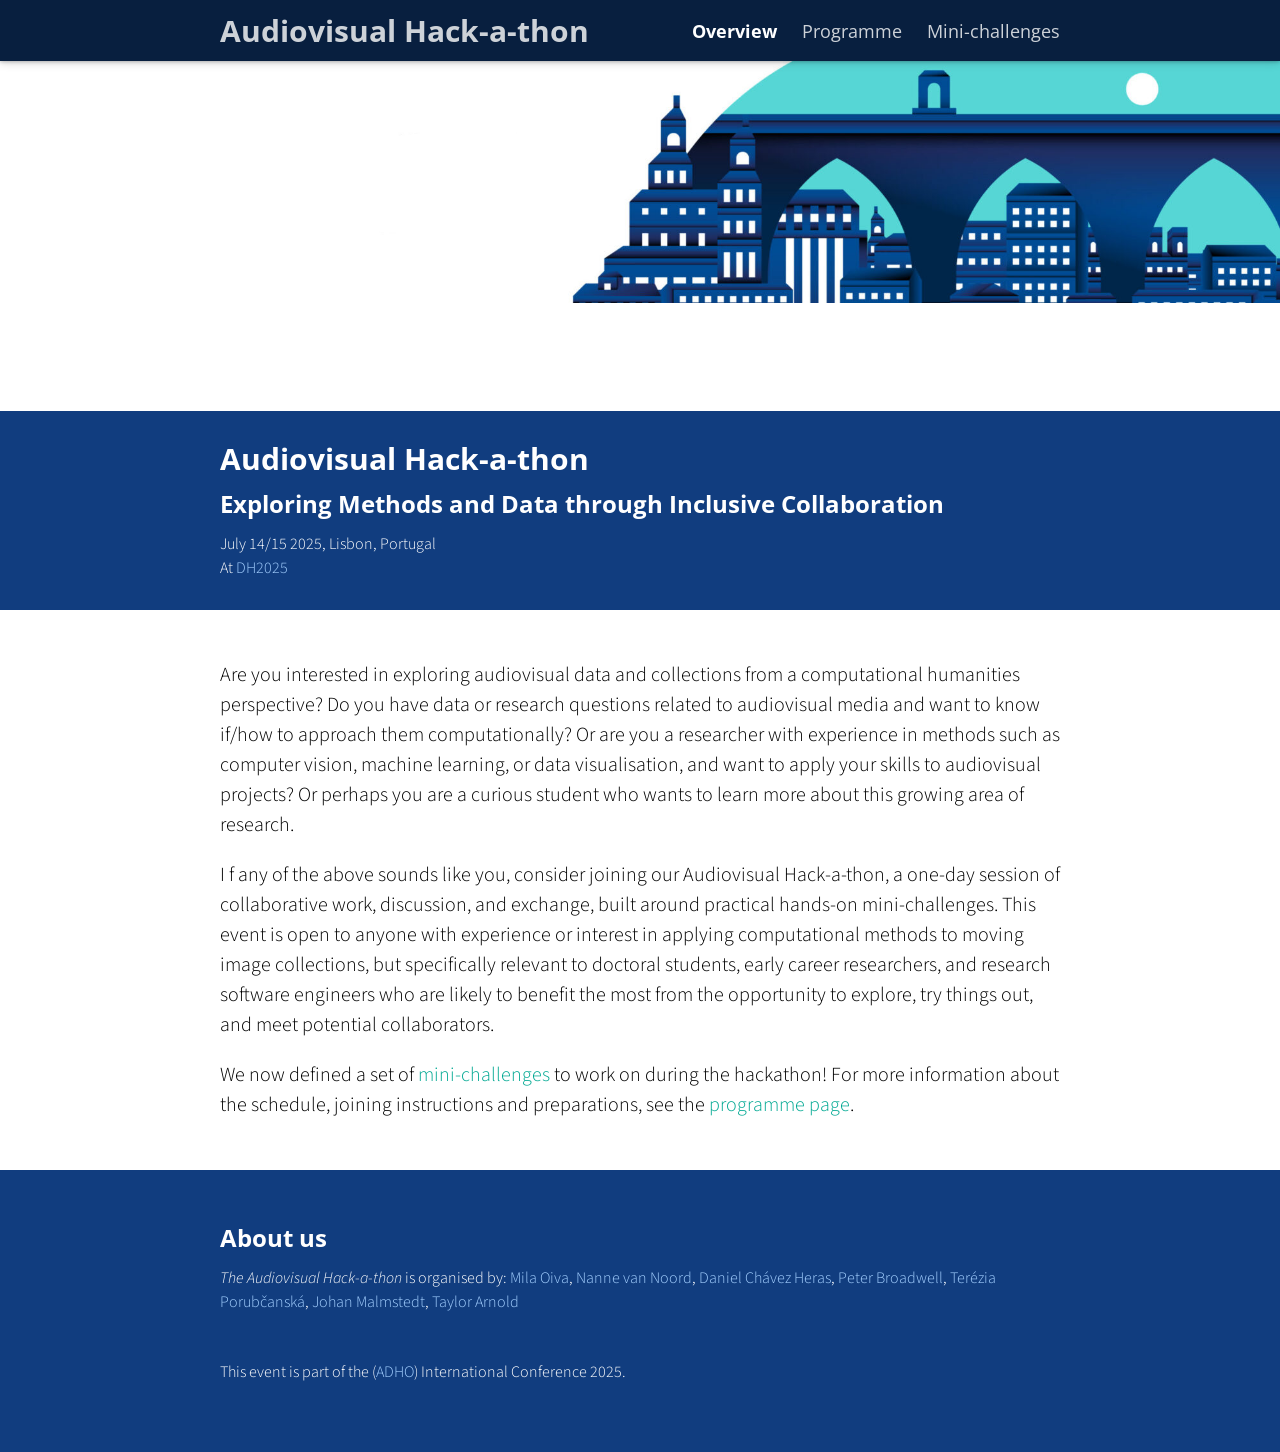
<file: index.html>
<!doctype html>
<html>

<head>
  <title>Audiovisual Hack-a-thon @ DH2025</title>
  <meta charset="utf-8" name="viewport" content="width=device-width, initial-scale=1">
  <link href="https://use.fontawesome.com/releases/v5.2.0/css/all.css" media="screen" rel="stylesheet" type="text/css" />
  <link href="css/frame.css" media="screen" rel="stylesheet" type="text/css" />
  <link href="css/controls.css" media="screen" rel="stylesheet" type="text/css" />
  <link href="css/custom.css" media="screen" rel="stylesheet" type="text/css" />
  <link href='https://fonts.googleapis.com/css?family=Open+Sans:400,700' rel='stylesheet' type='text/css'>
  <link href='https://fonts.googleapis.com/css?family=Open+Sans+Condensed:300,700' rel='stylesheet' type='text/css'>
  <link href="https://fonts.googleapis.com/css?family=Source+Sans+Pro:400,700" rel="stylesheet">
  <script src="https://ajax.googleapis.com/ajax/libs/jquery/3.3.1/jquery.min.js"></script>
  <script src="js/footer.js"></script>
  <script src="js/menu.js"></script>
  <style>
    .menu-index {
      color: rgb(255, 255, 255) !important;
      opacity: 1 !important;
      font-weight: 700 !important;
    }
  </style>
</head>

<body>
  <div class="menu-container"></div>
  <div class="content-container">
    <!-------------------------------------------------------------------------------------------->
    <!--Start Header-->
    <div class="banner" style="background: url('img/dh-banner.png') no-repeat top; background-size: contain; height: 350px;"></div>
    <div class="banner">
      <div class="banner-table flex-column">
        <div class="flex-row">
          <div class="flex-item flex-column full-width">
            <h1 class="add-top-margin-small">Audiovisual Hack-a-thon</h1><h2 class="add-top-margin-small">Exploring Methods and Data through Inclusive Collaboration</h2>
            <p class="text">
              July 14/15 2025, Lisbon, Portugal</br>
              At <a href="https://dh2025.adho.org" target="_blank">DH2025</a>
            </p>
          </div>
        </div>
      </div>
    </div>
    <!--End Header-->
    <!-------------------------------------------------------------------------------------------->
    <div class="content">
      <div class="content-table flex-column">
        <!-------------------------------------------------------------------------------------------->
        <!--Start Intro-->    
        <div class="flex-row">
          <div class="flex-item flex-column">
            <p class="text text-large">
              Are you interested in exploring audiovisual data and collections from a computational humanities perspective? Do you have data or research questions related to audiovisual media and want to know if/how to approach them computationally? Or are you a researcher with experience in methods such as computer vision, machine learning, or data visualisation, and want to apply your skills to audiovisual projects? Or perhaps you are a curious student who wants to learn more about this growing area of research.
            </p>
            <p class="text text-large">I f any of the above sounds like you, consider joining our Audiovisual Hack-a-thon, a one-day session of collaborative work, discussion, and exchange, built around practical hands-on mini-challenges. This event is open to anyone with experience or interest in applying computational methods to moving image collections, but specifically relevant to doctoral students, early career researchers, and research software engineers who are likely to benefit the most from the opportunity to explore, try things out, and meet potential collaborators.
            </p>
            <p class="text text-large">We now defined a set of <a href="mini-challenges">mini-challenges</a> to work on during the hackathon! For more information about the schedule, joining instructions and preparations, see the <a href="programme.html">programme page</a>.
            </p>
          </div>
        </div>
      <!-------------------------------------------------------------------------------------------->
        <!-------------------------------------------------------------------------------------------->    
      </div>
    </div>
    <div class="footer-container"></div>
  </div>
</body>
</html>
</file>
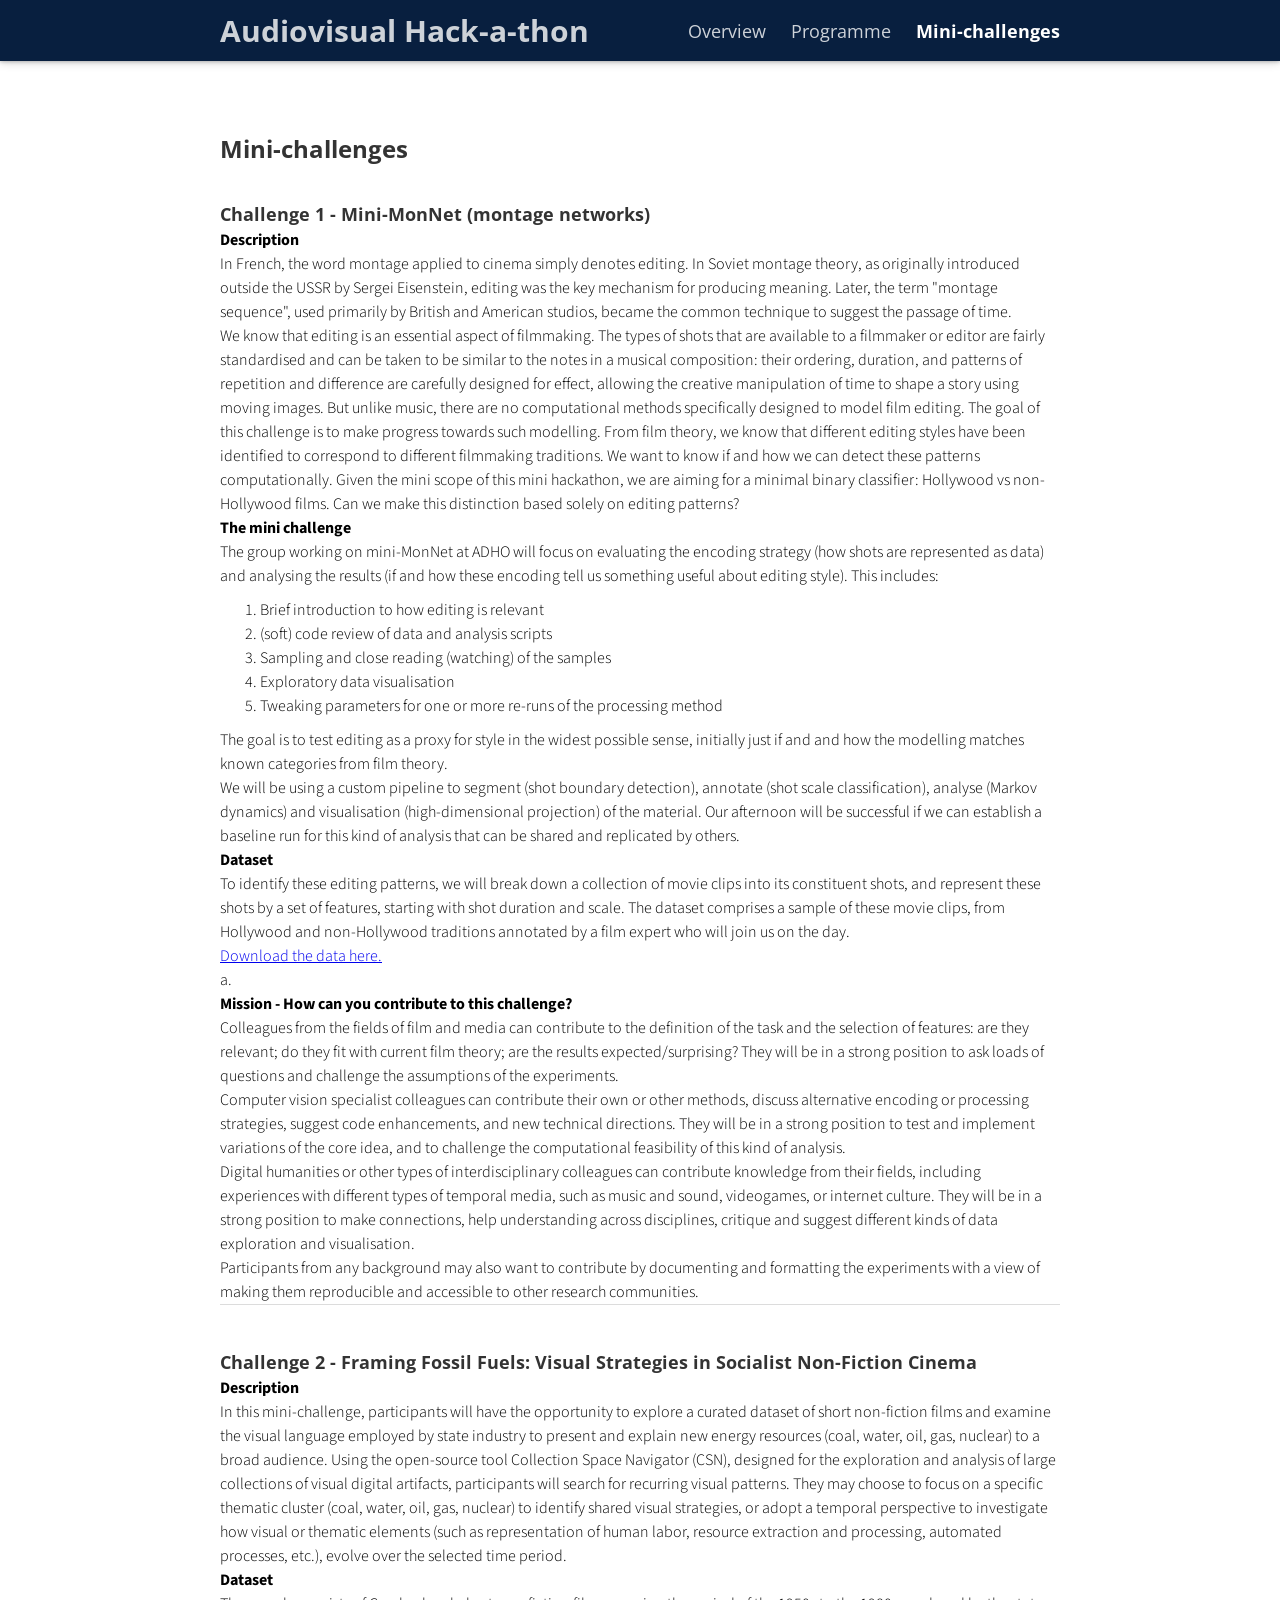
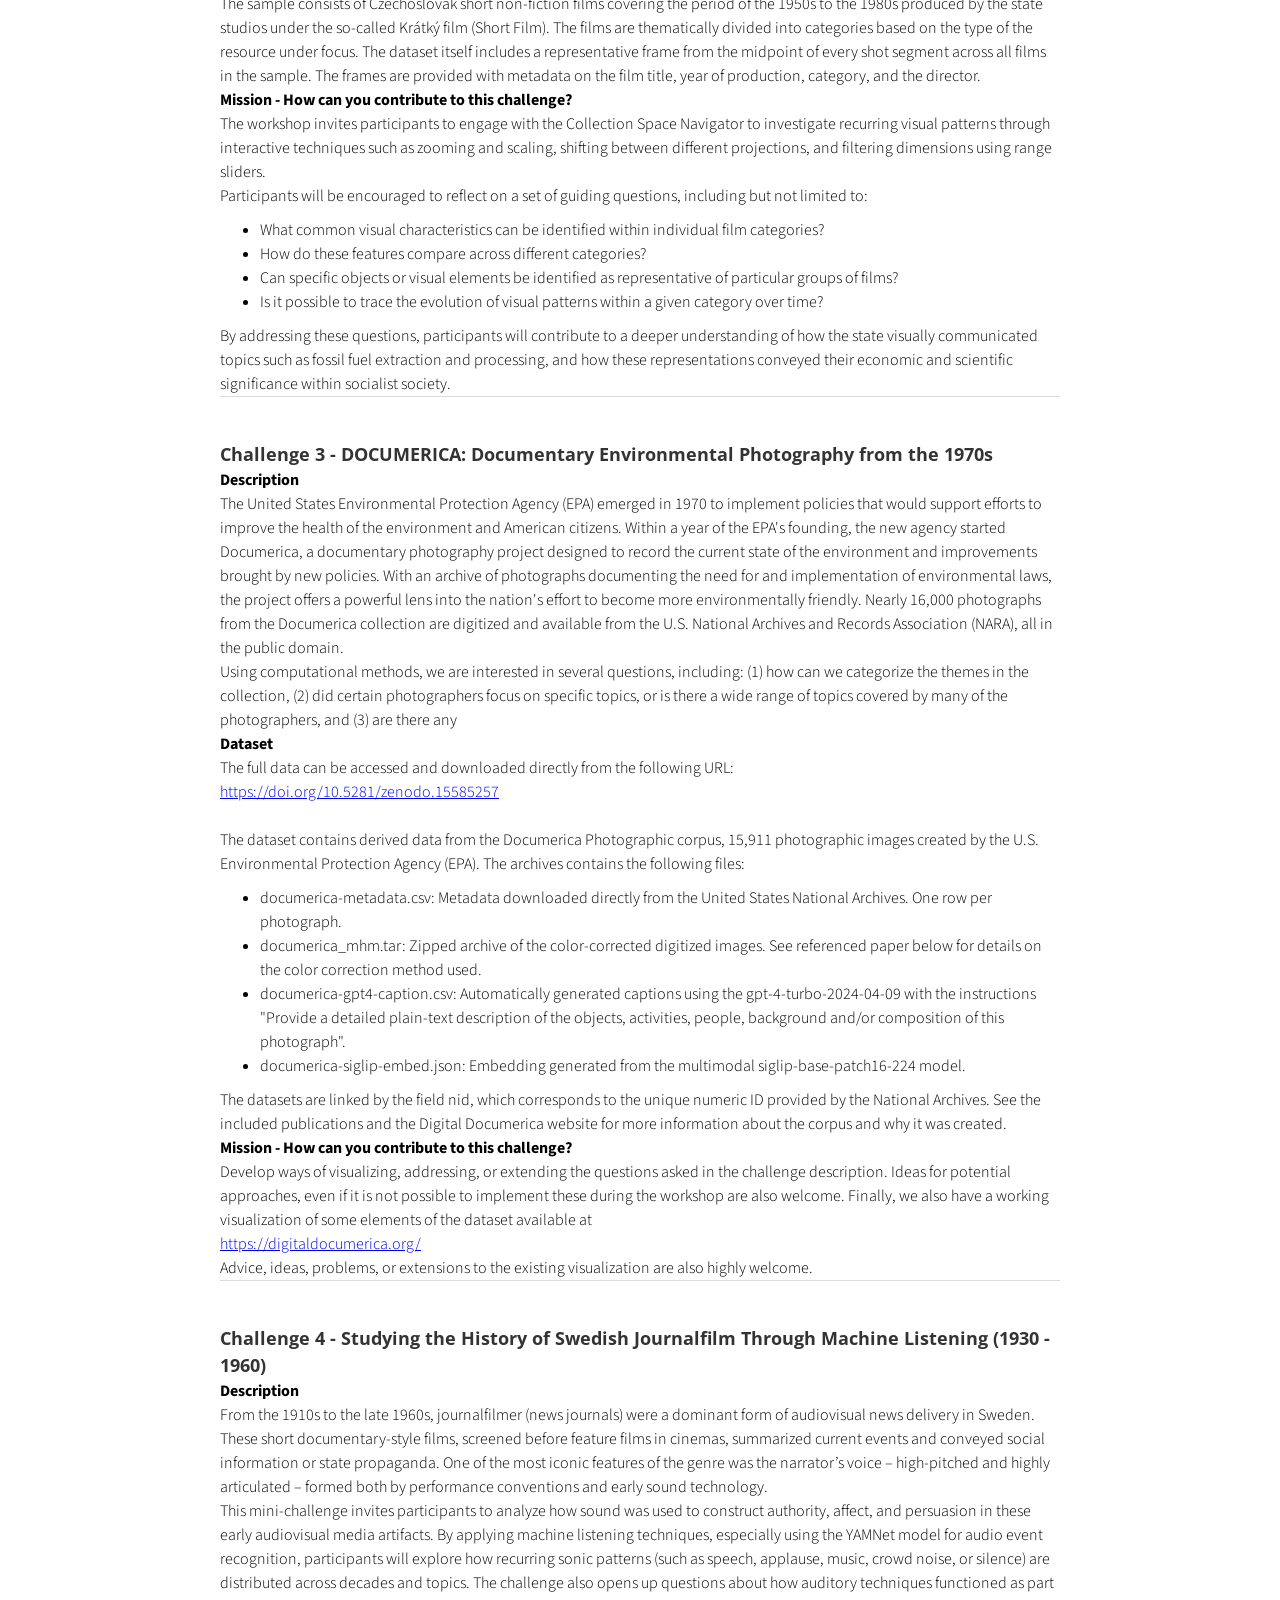
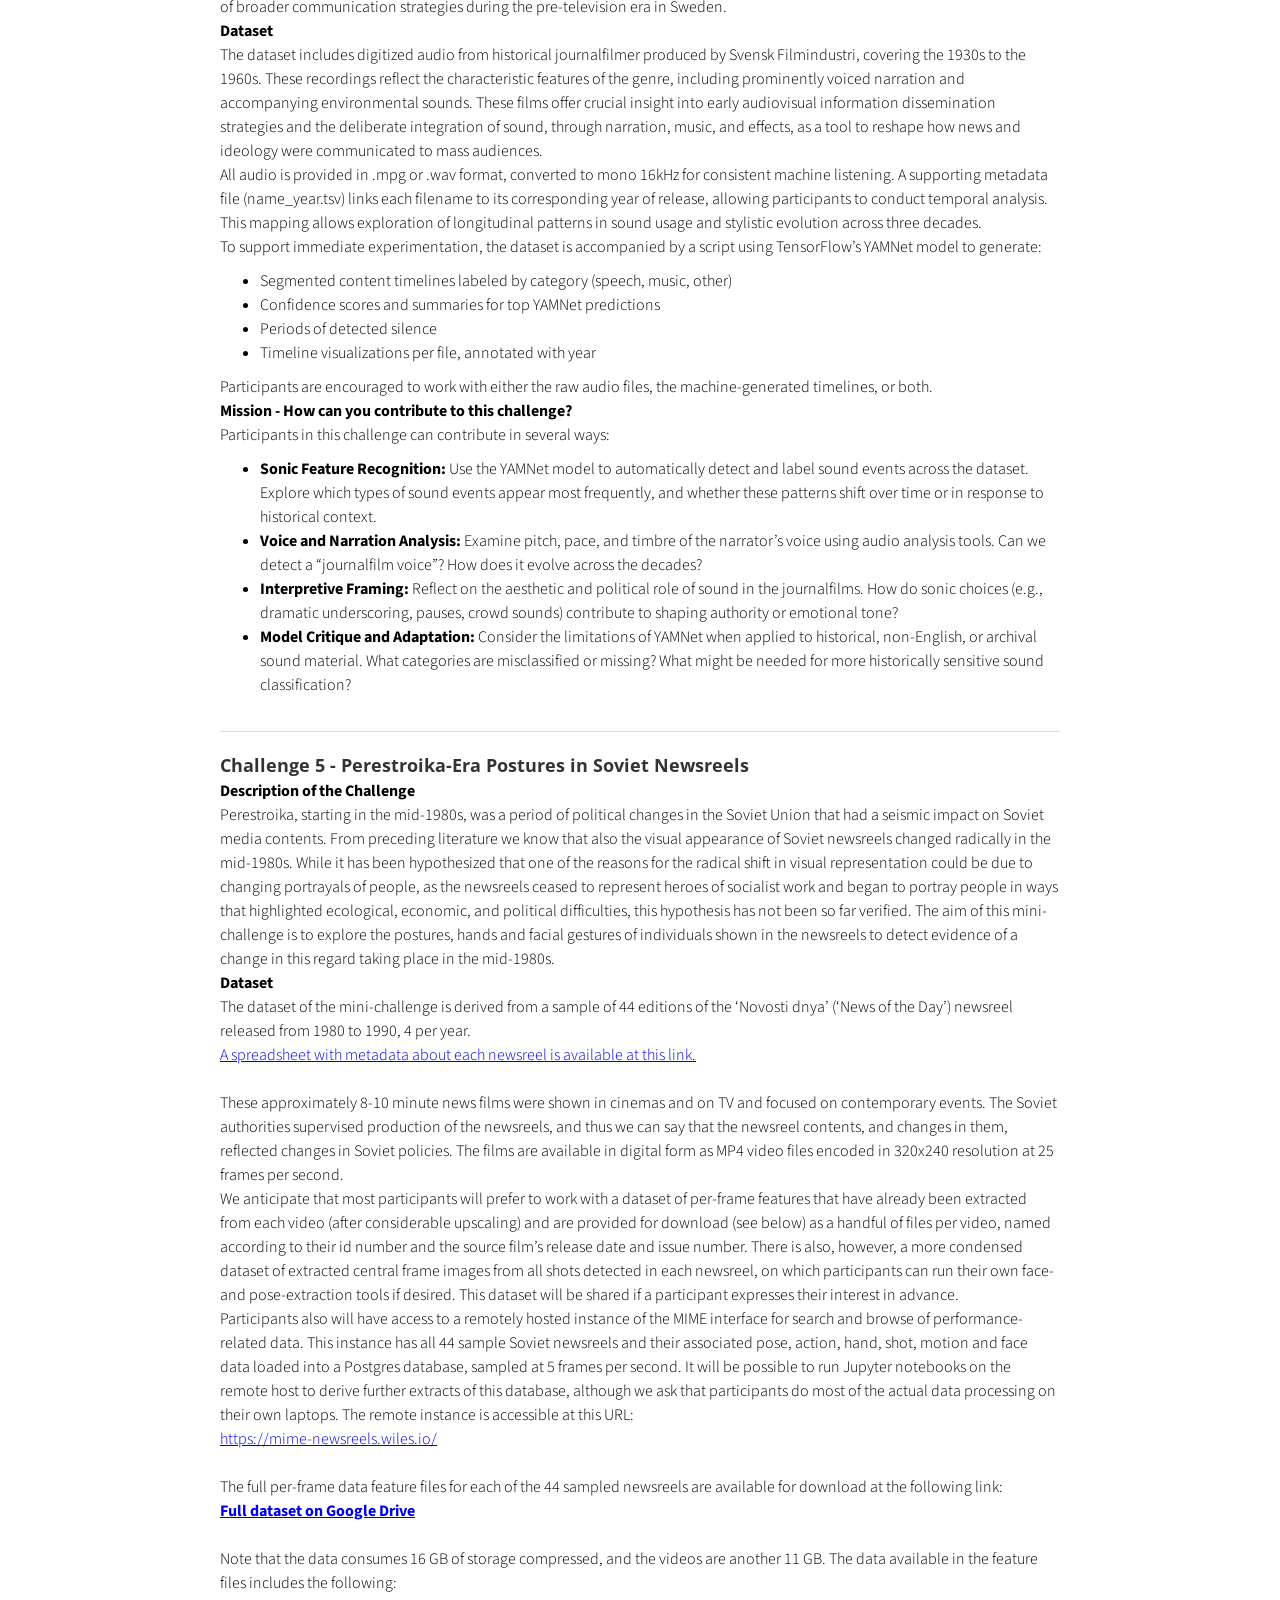
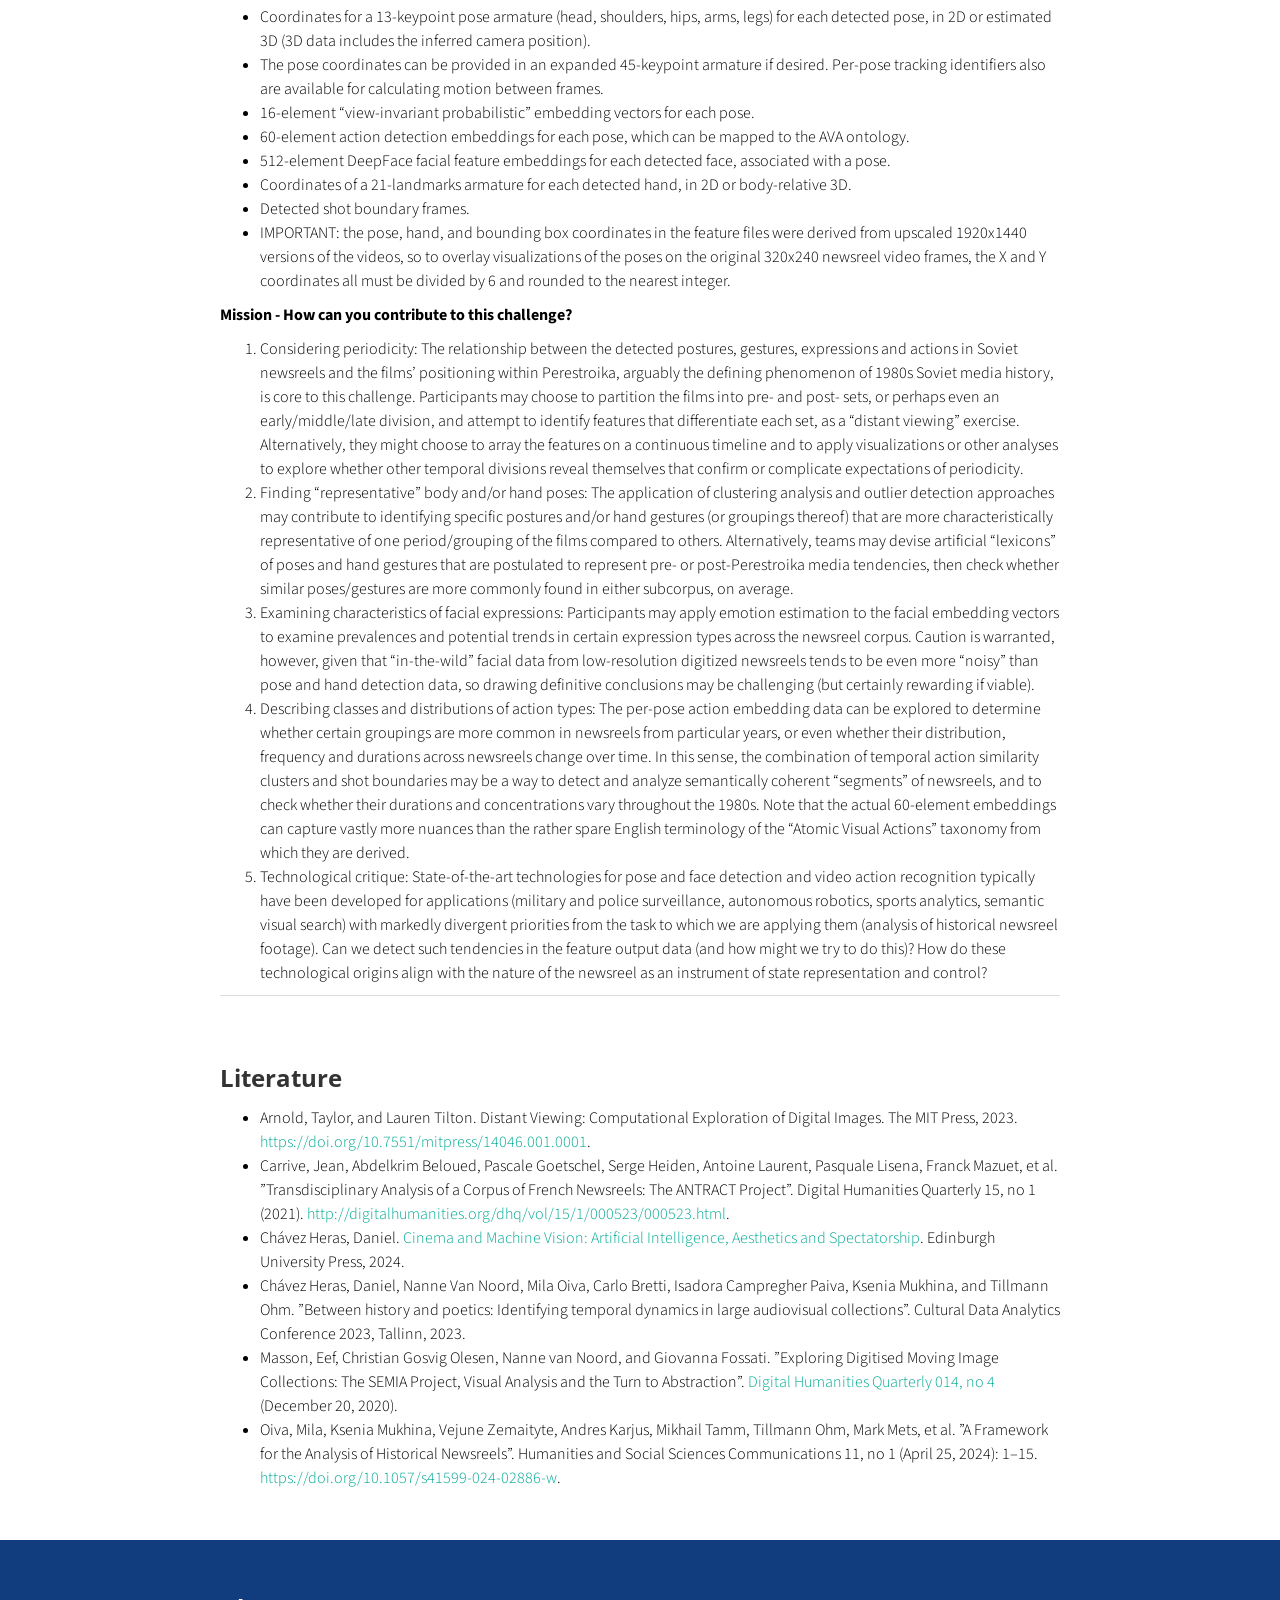
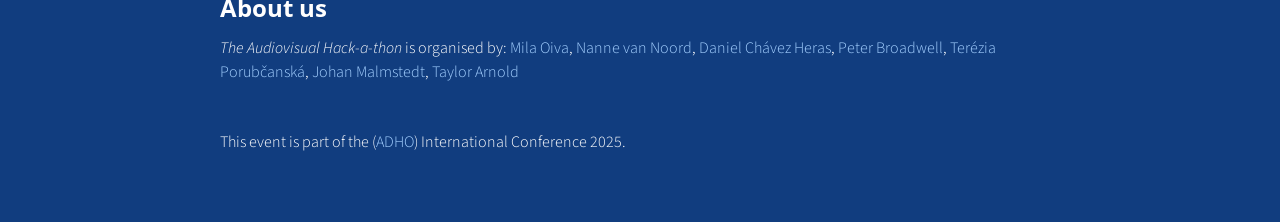
<file: mini-challenges.html>
<!doctype html>
<html>

<head>
  <title>Audiovisual Hack-a-thon @ DH2025</title>
  <meta charset="utf-8" name="viewport" content="width=device-width, initial-scale=1">
  <link href="https://use.fontawesome.com/releases/v5.2.0/css/all.css" media="screen" rel="stylesheet" type="text/css" />
  <link href="css/frame.css" media="screen" rel="stylesheet" type="text/css" />
  <link href="css/controls.css" media="screen" rel="stylesheet" type="text/css" />
  <link href="css/custom.css" media="screen" rel="stylesheet" type="text/css" />
  <link href='https://fonts.googleapis.com/css?family=Open+Sans:400,700' rel='stylesheet' type='text/css'>
  <link href='https://fonts.googleapis.com/css?family=Open+Sans+Condensed:300,700' rel='stylesheet' type='text/css'>
  <link href="https://fonts.googleapis.com/css?family=Source+Sans+Pro:400,700" rel="stylesheet">
  <script src="https://ajax.googleapis.com/ajax/libs/jquery/3.3.1/jquery.min.js"></script>
  <script src="js/footer.js"></script>
  <script src="js/menu.js"></script>
  <style>
    .menu-index {
      font-weight: normal;
    }
    .menu-programme {
      font-weight: normal;
    }
    .menu-challenges {
      color: rgb(255, 255, 255) !important;
      opacity: 1 !important;
      font-weight: 700 !important;
    }
  </style>
</head>

<body>
  <div class="menu-container"></div>
  <div class="content-container">
    <div class="content">
      <div class="content-table flex-column">
        <div class="flex-row">
                <div class="flex-item flex-column">
                  <h2 id="adaptive-image">Mini-challenges</h2>
                  <br>
                  <h3>Challenge 1 - Mini-MonNet (montage networks)</h3>
                  <strong>Description</strong>
                  In French, the word montage applied to cinema simply denotes editing. In Soviet montage theory, as originally introduced outside the USSR by Sergei Eisenstein, editing was the key mechanism for producing meaning. Later, the term "montage sequence", used primarily by British and American studios, became the common technique to suggest the passage of time.<br>
                  We know that editing is an essential aspect of filmmaking. The types of shots that are available to a filmmaker or editor are fairly standardised and can be taken to be similar to the notes in a musical composition: their ordering, duration, and patterns of repetition and difference are carefully designed for effect, allowing the creative manipulation of time to shape a story using moving images. But unlike music, there are no computational methods specifically designed to model film editing. The goal of this challenge is to make progress towards such modelling. From film theory, we know that different editing styles have been identified to correspond to different filmmaking traditions. We want to know if and how we can detect these patterns computationally. Given the mini scope of this mini hackathon, we are aiming for a minimal binary classifier: Hollywood vs non-Hollywood films. Can we make this distinction based solely on editing patterns?<br>
                  <strong>The mini challenge</strong>
                  The group working on mini-MonNet at ADHO will focus on evaluating the encoding strategy (how shots are represented as data) and analysing the results (if and how these encoding tell us something useful about editing style). This includes:
                  <ol>
                    <li>Brief introduction to how editing is relevant</li>
                    <li>(soft) code review of data and analysis scripts</li>
                    <li>Sampling and close reading (watching) of the samples</li>
                    <li>Exploratory data visualisation</li>
                    <li>Tweaking parameters for one or more re-runs of the processing method</li>
                  </ol>
                  The goal is to test editing as a proxy for style in the widest possible sense, initially just if and and how the modelling matches known categories from film theory.<br>
                  We will be using a custom pipeline to segment (shot boundary detection), annotate (shot scale classification), analyse (Markov dynamics) and visualisation (high-dimensional projection) of the material. Our afternoon will be successful if we can establish a baseline run for this kind of analysis that can be shared and replicated by others.<br>
                  <strong>Dataset</strong>
                  To identify these editing patterns, we will break down a collection of movie clips into its constituent shots, and represent these shots by a set of features, starting with shot duration and scale. The dataset comprises a sample of these movie clips, from Hollywood and non-Hollywood traditions annotated by a film expert who will join us on the day. <a href="https://drive.google.com/file/d/1VfnALPybkT54yueNd0d0M_lpWf9C4y2J/view?usp=sharing"> Download the data here.</a>a.<br>
                  <strong>Mission - How can you contribute to this challenge?</strong>
                  Colleagues from the fields of film and media can contribute to the definition of the task and the selection of features: are they relevant; do they fit with current film theory; are the results expected/surprising? They will be in a strong position to ask loads of questions and challenge the assumptions of the experiments.<br>
                  Computer vision specialist colleagues can contribute their own or other methods, discuss alternative encoding or processing strategies, suggest code enhancements, and new technical directions. They will be in a strong position to test and implement variations of the core idea, and to challenge the computational feasibility of this kind of analysis.<br>
                  Digital humanities or other types of interdisciplinary colleagues can contribute knowledge from their fields, including experiences with different types of temporal media, such as music and sound, videogames, or internet culture. They will be in a strong position to make connections, help understanding across disciplines, critique and suggest different kinds of data exploration and visualisation.<br>
                  Participants from any background may also want to contribute by documenting and formatting the experiments with a view of making them reproducible and accessible to other research communities.<br>
                    <hr>
                  <br>
                 <h3>Challenge 2 - Framing Fossil Fuels: Visual Strategies in Socialist Non-Fiction Cinema</h3>
                  <strong>Description</strong>
                  In this mini-challenge, participants will have the opportunity to explore a curated dataset of short non-fiction films and examine the visual language employed by state industry to present and explain new energy resources (coal, water, oil, gas, nuclear) to a broad audience. Using the open-source tool Collection Space Navigator (CSN), designed for the exploration and analysis of large collections of visual digital artifacts, participants will search for recurring visual patterns. They may choose to focus on a specific thematic cluster (coal, water, oil, gas, nuclear) to identify shared visual strategies, or adopt a temporal perspective to investigate how visual or thematic elements (such as representation of human labor, resource extraction and processing, automated processes, etc.), evolve over the selected time period.<br>
                  <strong>Dataset</strong>
                  The sample consists of Czechoslovak short non-fiction films covering the period of the 1950s to the 1980s produced by the state studios under the so-called Krátký film (Short Film). The films are thematically divided into categories based on the type of the resource under focus. The dataset itself includes a representative frame from the midpoint of every shot segment across all films in the sample. The frames are provided with metadata on the film title, year of production, category, and the director.<br>
                  <strong>Mission - How can you contribute to this challenge?</strong>
                  The workshop invites participants to engage with the Collection Space Navigator to investigate recurring visual patterns through interactive techniques such as zooming and scaling, shifting between different projections, and filtering dimensions using range sliders.<br>
                  Participants will be encouraged to reflect on a set of guiding questions, including but not limited to:
                  <ul>
                    <li>What common visual characteristics can be identified within individual film categories?</li>
                    <li>How do these features compare across different categories?</li>
                    <li>Can specific objects or visual elements be identified as representative of particular groups of films?</li>
                    <li>Is it possible to trace the evolution of visual patterns within a given category over time?</li>
                  </ul>
                  By addressing these questions, participants will contribute to a deeper understanding of how the state visually communicated topics such as fossil fuel extraction and processing, and how these representations conveyed their economic and scientific significance within socialist society.<br>
                    <hr>
                  <br>
                  <h3>Challenge 3 - DOCUMERICA: Documentary Environmental Photography from the 1970s</h3>
                  <strong>Description</strong>
                  The United States Environmental Protection Agency (EPA) emerged in 1970 to implement policies that would support efforts to improve the health of the environment and American citizens. Within a year of the EPA's founding, the new agency started Documerica, a documentary photography project designed to record the current state of the environment and improvements brought by new policies. With an archive of photographs documenting the need for and implementation of environmental laws, the project offers a powerful lens into the nation's effort to become more environmentally friendly. Nearly 16,000 photographs from the Documerica collection are digitized and available from the U.S. National Archives and Records Association (NARA), all in the public domain.<br>
                  Using computational methods, we are interested in several questions, including: (1) how can we categorize the themes in the collection, (2) did certain photographers focus on specific topics, or is there a wide range of topics covered by many of the photographers, and (3) are there any
                  <strong>Dataset</strong>
                  The full data can be accessed and downloaded directly from the following URL:
                  <a href="https://doi.org/10.5281/zenodo.15585257">https://doi.org/10.5281/zenodo.15585257</a>
                  <br>
                  The dataset contains derived data from the Documerica Photographic corpus, 15,911 photographic images created by the U.S. Environmental Protection Agency (EPA). The archives contains the following files:
                  <ul>
                    <li>documerica-metadata.csv: Metadata downloaded directly from the United States National Archives. One row per photograph.</li>
                    <li>documerica_mhm.tar: Zipped archive of the color-corrected digitized images. See referenced paper below for details on the color correction method used.</li>
                    <li>documerica-gpt4-caption.csv: Automatically generated captions using the gpt-4-turbo-2024-04-09 with the instructions "Provide a detailed plain-text description of the objects, activities, people, background and/or composition of this photograph".</li>
                    <li>documerica-siglip-embed.json: Embedding generated from the multimodal siglip-base-patch16-224 model.</li>
                  </ul>
                  The datasets are linked by the field nid, which corresponds to the unique numeric ID provided by the National Archives. See the included publications and the Digital Documerica website for more information about the corpus and why it was created.<br>
                  <strong>Mission - How can you contribute to this challenge?</strong>
                  Develop ways of visualizing, addressing, or extending the questions asked in the challenge description. Ideas for potential approaches, even if it is not possible to implement these during the workshop are also welcome. Finally, we also have a working visualization of some elements of the dataset available at <a href="https://digitaldocumerica.org/">https://digitaldocumerica.org/</a> 
                  Advice, ideas, problems, or extensions to the existing visualization are also highly welcome.<br>
                    <hr>
                  <br>
                  <h3>Challenge 4 - Studying the History of Swedish Journalfilm Through Machine Listening (1930 - 1960)</h3>
                  <strong>Description</strong>
                  From the 1910s to the late 1960s, journalfilmer (news journals) were a dominant form of audiovisual news delivery in Sweden. These short documentary-style films, screened before feature films in cinemas, summarized current events and conveyed social information or state propaganda. One of the most iconic features of the genre was the narrator’s voice – high-pitched and highly articulated – formed both by performance conventions and early sound technology.<br>
                  This mini-challenge invites participants to analyze how sound was used to construct authority, affect, and persuasion in these early audiovisual media artifacts. By applying machine listening techniques, especially using the YAMNet model for audio event recognition, participants will explore how recurring sonic patterns (such as speech, applause, music, crowd noise, or silence) are distributed across decades and topics. The challenge also opens up questions about how auditory techniques functioned as part of broader communication strategies during the pre-television era in Sweden.<br>
                  <strong>Dataset</strong>
                  The dataset includes digitized audio from historical journalfilmer produced by Svensk Filmindustri, covering the 1930s to the 1960s. These recordings reflect the characteristic features of the genre, including prominently voiced narration and accompanying environmental sounds. These films offer crucial insight into early audiovisual information dissemination strategies and the deliberate integration of sound, through narration, music, and effects, as a tool to reshape how news and ideology were communicated to mass audiences.<br>
                  All audio is provided in .mpg or .wav format, converted to mono 16kHz for consistent machine listening. A supporting metadata file (name_year.tsv) links each filename to its corresponding year of release, allowing participants to conduct temporal analysis. This mapping allows exploration of longitudinal patterns in sound usage and stylistic evolution across three decades.<br>
                  To support immediate experimentation, the dataset is accompanied by a script using TensorFlow’s YAMNet model to generate:
                  <ul>
                    <li>Segmented content timelines labeled by category (speech, music, other)</li>
                    <li>Confidence scores and summaries for top YAMNet predictions</li>
                    <li>Periods of detected silence</li>
                    <li>Timeline visualizations per file, annotated with year</li>
                  </ul>
                  Participants are encouraged to work with either the raw audio files, the machine-generated timelines, or both.<br>
                  <strong>Mission - How can you contribute to this challenge?</strong>
                  Participants in this challenge can contribute in several ways:
                  <ul>
                    <li><strong>Sonic Feature Recognition:</strong> Use the YAMNet model to automatically detect and label sound events across the dataset. Explore which types of sound events appear most frequently, and whether these patterns shift over time or in response to historical context.</li>
                    <li><strong>Voice and Narration Analysis:</strong> Examine pitch, pace, and timbre of the narrator’s voice using audio analysis tools. Can we detect a “journalfilm voice”? How does it evolve across the decades?</li>
                    <li><strong>Interpretive Framing:</strong> Reflect on the aesthetic and political role of sound in the journalfilms. How do sonic choices (e.g., dramatic underscoring, pauses, crowd sounds) contribute to shaping authority or emotional tone?</li>
                    <li><strong>Model Critique and Adaptation:</strong> Consider the limitations of YAMNet when applied to historical, non-English, or archival sound material. What categories are misclassified or missing? What might be needed for more historically sensitive sound classification?</li>
                  </ul>
                  <br>
                    <hr>
                  <h3>Challenge 5 - Perestroika-Era Postures in Soviet Newsreels</h3>
                  <strong>Description of the Challenge</strong>
                  Perestroika, starting in the mid-1980s, was a period of political changes in the Soviet Union that had a seismic impact on Soviet media contents. From preceding literature we know that also the visual appearance of Soviet newsreels changed radically in the mid-1980s. While it has been hypothesized that one of the reasons for the radical shift in visual representation could be due to changing portrayals of people, as the newsreels ceased to represent heroes of socialist work and began to portray people in ways that highlighted ecological, economic, and political difficulties, this hypothesis has not been so far verified. The aim of this mini-challenge is to explore the postures, hands and facial gestures of individuals shown in the newsreels to detect evidence of a change in this regard taking place in the mid-1980s.<br>
                  <strong>Dataset</strong>
                  The dataset of the mini-challenge is derived from a sample of 44 editions of the ‘Novosti dnya’ (‘News of the Day’) newsreel released from 1980 to 1990, 4 per year.<br>
                  <a href="https://docs.google.com/spreadsheets/d/14xVwlzQ0A1vHNJV2FSY-nnom2RGqWdil/edit?usp=sharing&ouid=101282530379628157534&rtpof=true&sd=true">A spreadsheet with metadata about each newsreel is available at this link.</a><br>
                  These approximately 8-10 minute news films were shown in cinemas and on TV and focused on contemporary events. The Soviet authorities supervised production of the newsreels, and thus we can say that the newsreel contents, and changes in them, reflected changes in Soviet policies. The films are available in digital form as MP4 video files encoded in 320x240 resolution at 25 frames per second.<br>
                  We anticipate that most participants will prefer to work with a dataset of per-frame features that have already been extracted from each video (after considerable upscaling) and are provided for download (see below) as a handful of files per video, named according to their id number and the source film’s release date and issue number. There is also, however, a more condensed dataset of extracted central frame images from all shots detected in each newsreel, on which participants can run their own face- and pose-extraction tools if desired. This dataset will be shared if a participant expresses their interest in advance.<br>
                  Participants also will have access to a remotely hosted instance of the MIME interface for search and browse of performance-related data. This instance has all 44 sample Soviet newsreels and their associated pose, action, hand, shot, motion and face data loaded into a Postgres database, sampled at 5 frames per second. It will be possible to run Jupyter notebooks on the remote host to derive further extracts of this database, although we ask that participants do most of the actual data processing on their own laptops. The remote instance is accessible at this URL:<br>
                  <a href="https://mime-newsreels.wiles.io/">https://mime-newsreels.wiles.io/</a><br>
                  The full per-frame data feature files for each of the 44 sampled newsreels are available for download at the following link:<br>
                  <a href="https://drive.google.com/drive/folders/1yEI4dTJ22dxHb6IfOASv__R7h1a2fFwG?usp=sharing"><b>Full dataset on Google Drive</b></a><br>
                  Note that the data consumes 16 GB of storage compressed, and the videos are another 11 GB. The data available in the feature files includes the following:
                  <ul>
                    <li>Coordinates for a 13-keypoint pose armature (head, shoulders, hips, arms, legs) for each detected pose, in 2D or estimated 3D (3D data includes the inferred camera position).</li>
                    <li>The pose coordinates can be provided in an expanded 45-keypoint armature if desired. Per-pose tracking identifiers also are available for calculating motion between frames.</li>
                    <li>16-element “view-invariant probabilistic” embedding vectors for each pose.</li>
                    <li>60-element action detection embeddings for each pose, which can be mapped to the AVA ontology.</li>
                    <li>512-element DeepFace facial feature embeddings for each detected face, associated with a pose.</li>
                    <li>Coordinates of a 21-landmarks armature for each detected hand, in 2D or body-relative 3D.</li>
                    <li>Detected shot boundary frames.</li>
                    <li>IMPORTANT: the pose, hand, and bounding box coordinates in the feature files were derived from upscaled 1920x1440 versions of the videos, so to overlay visualizations of the poses on the original 320x240 newsreel video frames, the X and Y coordinates all must be divided by 6 and rounded to the nearest integer.</li>
                  </ul>
                  <strong>Mission - How can you contribute to this challenge?</strong>
                  <ol>
                    <li>Considering periodicity: The relationship between the detected postures, gestures, expressions and actions in Soviet newsreels and the films’ positioning within Perestroika, arguably the defining phenomenon of 1980s Soviet media history, is core to this challenge. Participants may choose to partition the films into pre- and post- sets, or perhaps even an early/middle/late division, and attempt to identify features that differentiate each set, as a “distant viewing” exercise. Alternatively, they might choose to array the features on a continuous timeline and to apply visualizations or other analyses to explore whether other temporal divisions reveal themselves that confirm or complicate expectations of periodicity.</li>
                    <li>Finding “representative” body and/or hand poses: The application of clustering analysis and outlier detection approaches may contribute to identifying specific postures and/or hand gestures (or groupings thereof) that are more characteristically representative of one period/grouping of the films compared to others. Alternatively, teams may devise artificial “lexicons” of poses and hand gestures that are postulated to represent pre- or post-Perestroika media tendencies, then check whether similar poses/gestures are more commonly found in either subcorpus, on average.</li>
                    <li>Examining characteristics of facial expressions: Participants may apply emotion estimation to the facial embedding vectors to examine prevalences and potential trends in certain expression types across the newsreel corpus. Caution is warranted, however, given that “in-the-wild” facial data from low-resolution digitized newsreels tends to be even more “noisy” than pose and hand detection data, so drawing definitive conclusions may be challenging (but certainly rewarding if viable).</li>
                    <li>Describing classes and distributions of action types: The per-pose action embedding data can be explored to determine whether certain groupings are more common in newsreels from particular years, or even whether their distribution, frequency and durations across newsreels change over time. In this sense, the combination of temporal action similarity clusters and shot boundaries may be a way to detect and analyze semantically coherent “segments” of newsreels, and to check whether their durations and concentrations vary throughout the 1980s. Note that the actual 60-element embeddings can capture vastly more nuances than the rather spare English terminology of the “Atomic Visual Actions” taxonomy from which they are derived.</li>
                    <li>Technological critique: State-of-the-art technologies for pose and face detection and video action recognition typically have been developed for applications (military and police surveillance, autonomous robotics, sports analytics, semantic visual search) with markedly divergent priorities from the task to which we are applying them (analysis of historical newsreel footage). Can we detect such tendencies in the feature output data (and how might we try to do this)? How do these technological origins align with the nature of the newsreel as an instrument of state representation and control?</li>
                  </ol> 
                  <hr>
                  <br>
  
                    <h2>Literature</h2>
                    <ul>
                        <li>Arnold, Taylor, and Lauren Tilton. Distant Viewing: Computational Exploration of Digital Images. The MIT Press, 2023. <a href="https://doi.org/10.7551/mitpress/14046.001.0001">https://doi.org/10.7551/mitpress/14046.001.0001</a>.</li>
                        <li>Carrive, Jean, Abdelkrim Beloued, Pascale Goetschel, Serge Heiden, Antoine Laurent, Pasquale Lisena, Franck Mazuet, et al. ”Transdisciplinary Analysis of a Corpus of French Newsreels: The ANTRACT Project”. Digital Humanities Quarterly 15, no 1 (2021). <a href="http://digitalhumanities.org/dhq/vol/15/1/000523/000523.html">http://digitalhumanities.org/dhq/vol/15/1/000523/000523.html</a>.</li>
                        <li>Chávez Heras, Daniel. <a href="https://edinburghuniversitypress.com/book-cinema-and-machine-vision.html">Cinema and Machine Vision: Artificial Intelligence, Aesthetics and Spectatorship</a>. Edinburgh University Press, 2024.</li>
                        <li>Chávez Heras, Daniel, Nanne Van Noord, Mila Oiva, Carlo Bretti, Isadora Campregher Paiva, Ksenia Mukhina, and Tillmann Ohm. ”Between history and poetics: Identifying temporal dynamics in large audiovisual collections”. Cultural Data Analytics Conference 2023, Tallinn, 2023.</li>
                        <li>Masson, Eef, Christian Gosvig Olesen, Nanne van Noord, and Giovanna Fossati. ”Exploring Digitised Moving Image Collections: The SEMIA Project, Visual Analysis and the Turn to Abstraction”. <a href="https://www.digitalhumanities.org/dhq/vol/14/4/000497/000497.html">Digital Humanities Quarterly 014, no 4 </a> (December 20, 2020).</li>
                        <li>Oiva, Mila, Ksenia Mukhina, Vejune Zemaityte, Andres Karjus, Mikhail Tamm, Tillmann Ohm, Mark Mets, et al. ”A Framework for the Analysis of Historical Newsreels”. Humanities and Social Sciences Communications 11, no 1 (April 25, 2024): 1–15. <a href="https://doi.org/10.1057/s41599-024-02886-w">https://doi.org/10.1057/s41599-024-02886-w</a>.</li>
                    </ul>
                </div>
            </div>
        </div>   
      </div>
<div class="footer-container"></div>
</div>
</body>
</html>
</file>
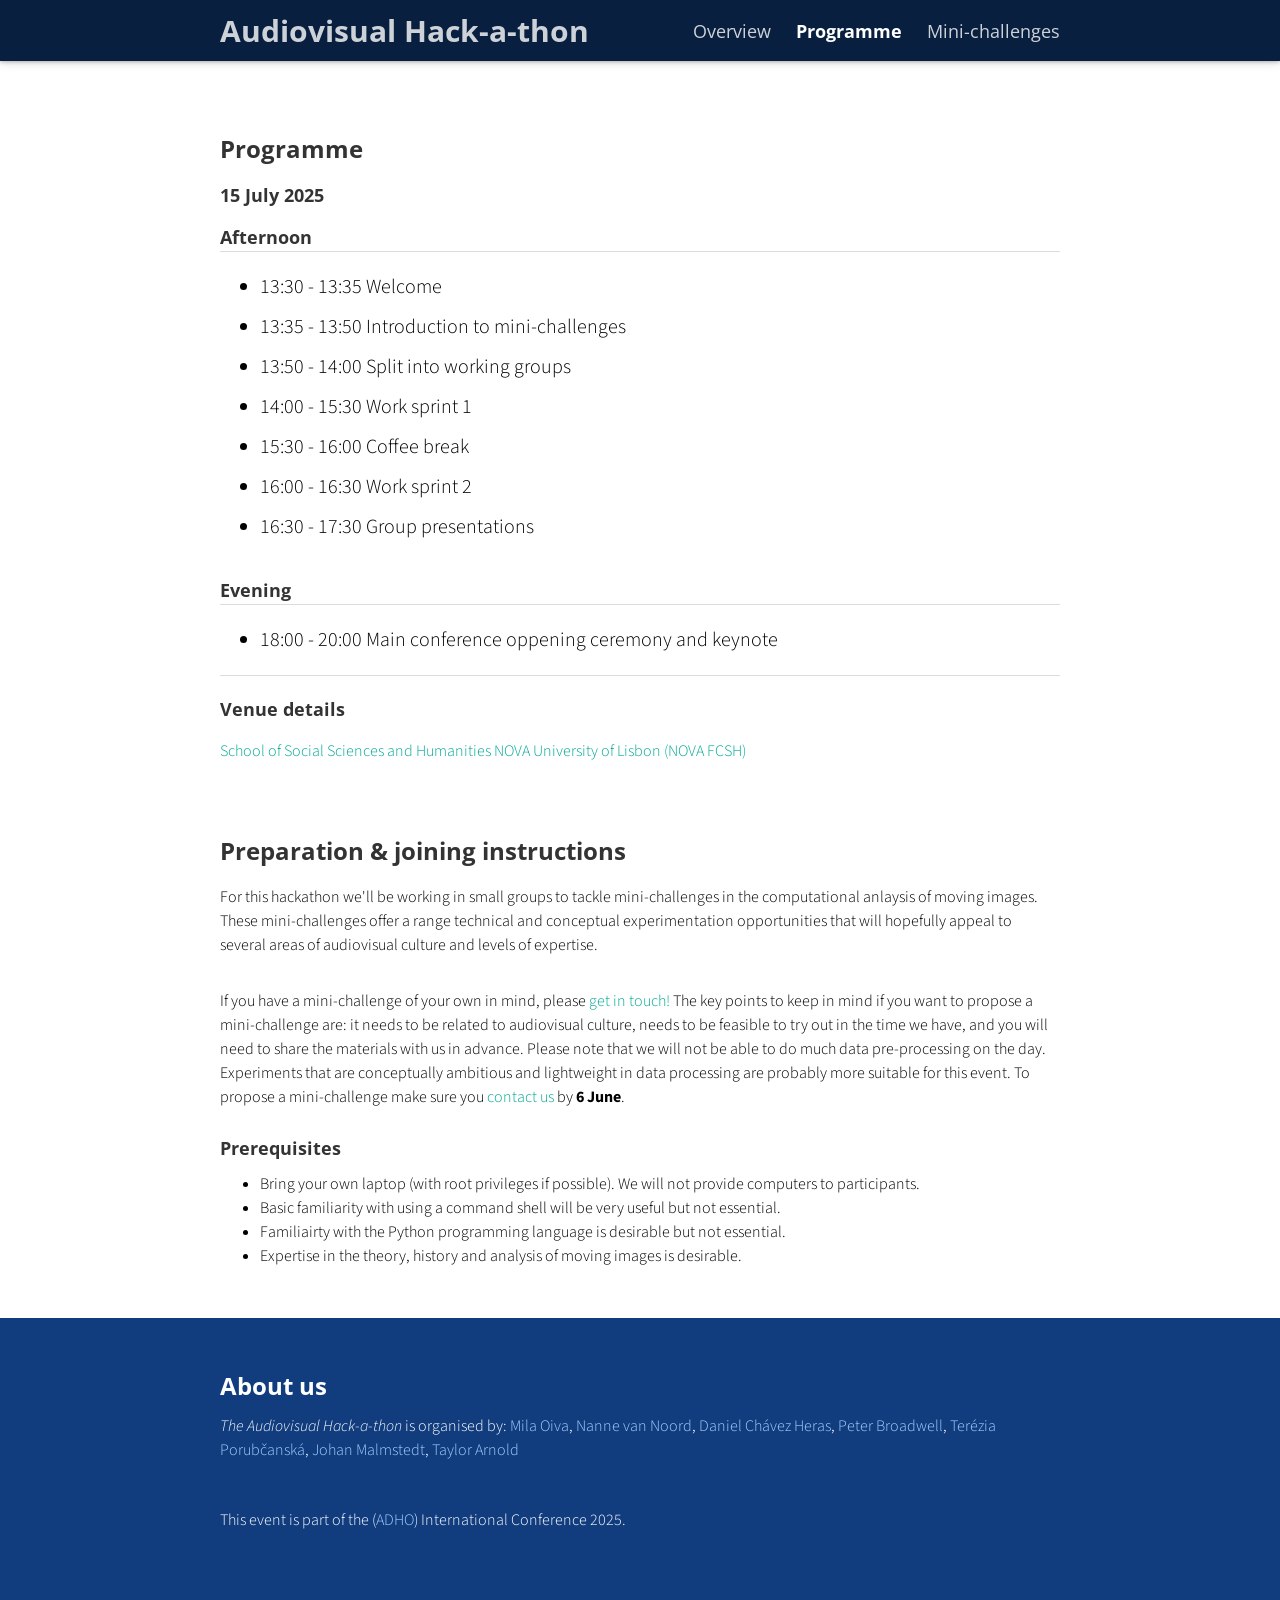
<file: programme.html>
<!doctype html>
<html>

<head>
  <title>Audiovisual Hack-a-thon @ DH2025</title>
  <meta charset="utf-8" name="viewport" content="width=device-width, initial-scale=1">
  <link href="https://use.fontawesome.com/releases/v5.2.0/css/all.css" media="screen" rel="stylesheet" type="text/css" />
  <link href="css/frame.css" media="screen" rel="stylesheet" type="text/css" />
  <link href="css/controls.css" media="screen" rel="stylesheet" type="text/css" />
  <link href="css/custom.css" media="screen" rel="stylesheet" type="text/css" />
  <link href='https://fonts.googleapis.com/css?family=Open+Sans:400,700' rel='stylesheet' type='text/css'>
  <link href='https://fonts.googleapis.com/css?family=Open+Sans+Condensed:300,700' rel='stylesheet' type='text/css'>
  <link href="https://fonts.googleapis.com/css?family=Source+Sans+Pro:400,700" rel="stylesheet">
  <script src="https://ajax.googleapis.com/ajax/libs/jquery/3.3.1/jquery.min.js"></script>
  <script src="js/footer.js"></script>
  <script src="js/menu.js"></script>
  <style>
    .menu-index {
      font-weight: normal;
    }
    .menu-programme {
      color: rgb(255, 255, 255) !important;
      opacity: 1 !important;
      font-weight: 700 !important;
    }
    .menu-challenges {
      font-weight: normal;
    }
  </style>
</head>

<body>
  <div class="menu-container"></div>
  <div class="content-container">
    <div class="content">
      <div class="content-table flex-column">
        <div class="flex-row">
                <div class="flex-item flex-column">
                  <h2 id="adaptive-image">Programme</h2>
                <h3 class="add-top-margin">15 July 2025</h3>
                <h3 class="add-top-margin">Afternoon</h3>
                <hr>
                <ul class="spacious-list text-large">
                    <li>13:30 - 13:35 Welcome</li>
                    <li>13:35 - 13:50 Introduction to mini-challenges</li>
                    <li>13:50 - 14:00 Split into working groups</li>
                    <li>14:00 - 15:30 Work sprint 1</li>
                    <li>15:30 - 16:00 Coffee break</li>
                    <li>16:00 - 16:30 Work sprint 2</li>
                    <li>16:30 - 17:30 Group presentations</li>
                </ul>
                  <h3 class="add-top-margin">Evening</h3>
                <hr>
                  <ul class="spacious-list text-large">
                  <li>18:00 - 20:00 Main conference oppening ceremony and keynote</li>
               </ul>
                <hr>
                <h3>Venue details</h3>
                <p><a href="https://maps.app.goo.gl/EYn2p1pzoE9yvBpb9">School of Social Sciences and Humanities NOVA University of Lisbon (NOVA FCSH)</a></p>
                <br>
                <h2 id="adaptive-image">Preparation & joining instructions</h2>
                <p>For this hackathon we'll be working in small groups to tackle mini-challenges in the computational anlaysis of moving images. These mini-challenges offer a range technical and conceptual experimentation opportunities that will hopefully appeal to several areas of audiovisual culture and levels of expertise.</p>
                <p>If you have a mini-challenge of your own in mind, please <a href="mailto:milaoiv@utu.fi?subject=ADHO hackathon mini-challenge">get in touch!</a> The key points to keep in mind if you want to propose a mini-challenge are: it needs to be related to audiovisual culture, needs to be feasible to try out in the time we have, and you will need to share the materials with us in advance. Please note that we will not be able to do much data pre-processing on the day. Experiments that are conceptually ambitious and lightweight in data processing are probably more suitable for this event. To propose a mini-challenge make sure you <a href="mailto:someone@mail.com?subject=ADHO hackathon mini-challenge">contact us</a> by <strong>6 June</strong>.</p>
                  <h3>Prerequisites</h3>
                <ul>
                  <li>Bring your own laptop (with root privileges if possible). We will not provide computers to participants.</li>
                  <li>Basic familiarity with using a command shell will be very useful but not essential.</li>
                  <li>Familiairty with the Python programming language is desirable but not essential.</li>
                  <li>Expertise in the theory, history and analysis of moving images is desirable.</li>
                </ul>
            </div>
    </div>
</div>
</div>
<div class="footer-container"></div>
</body>

</html>
</file>
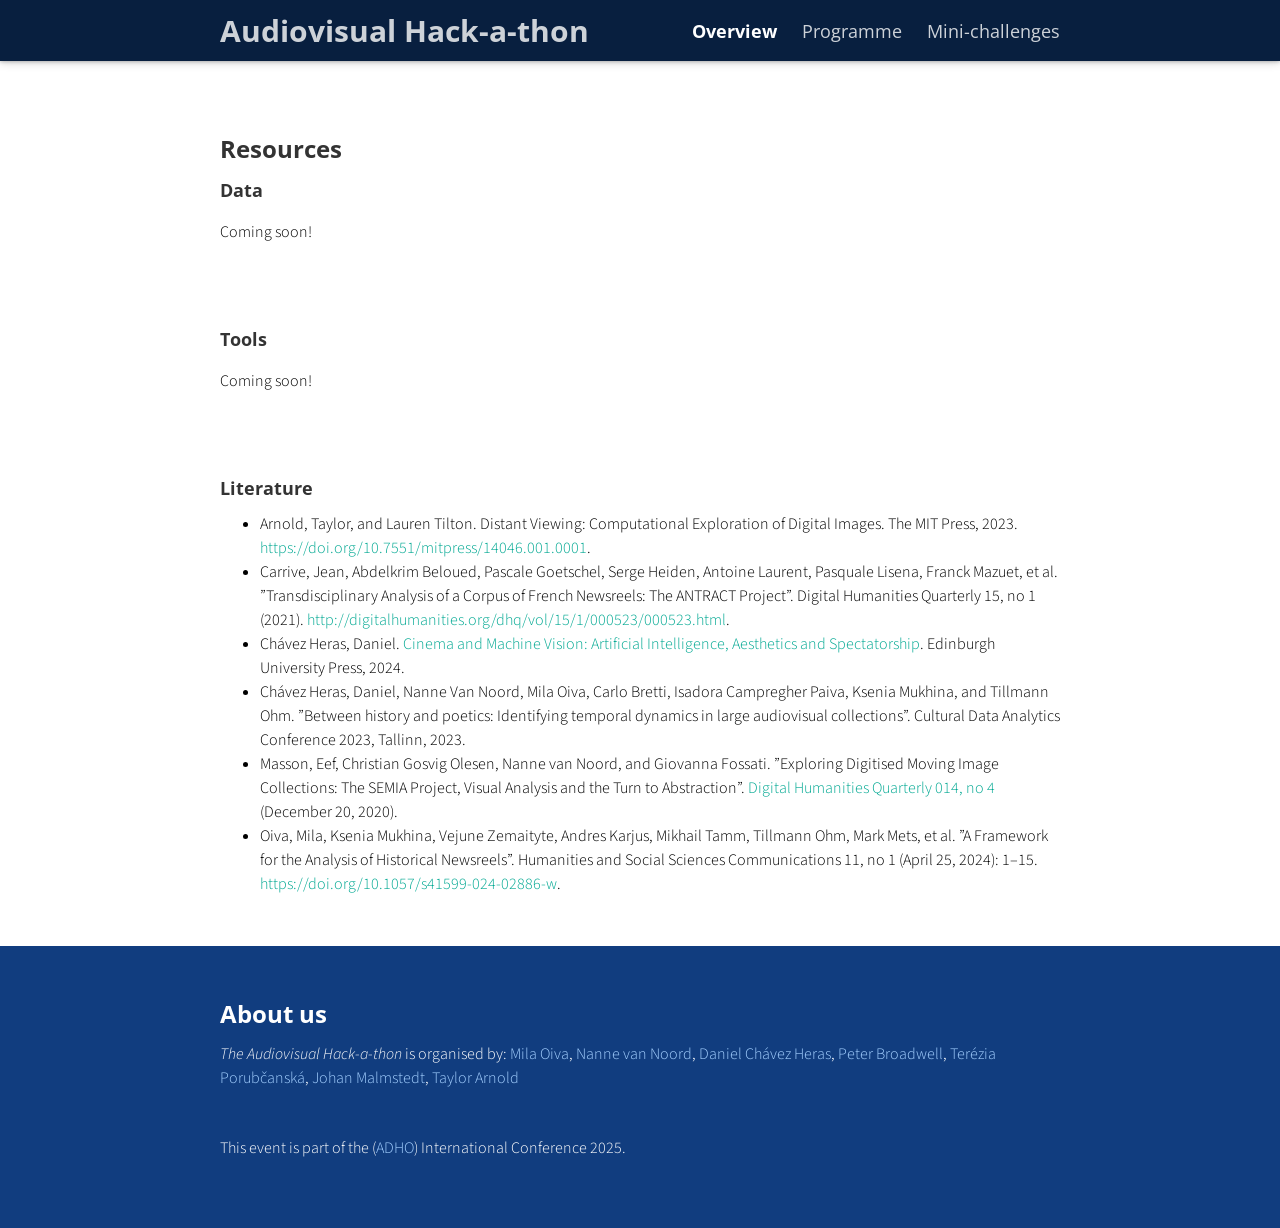
<file: resources.html>
<!doctype html>
<html>

<head>
  <title>Audiovisual Hack-a-thon @ DH2025</title>
  <meta charset="utf-8" name="viewport" content="width=device-width, initial-scale=1">
  <link href="https://use.fontawesome.com/releases/v5.2.0/css/all.css" media="screen" rel="stylesheet" type="text/css" />
  <link href="css/frame.css" media="screen" rel="stylesheet" type="text/css" />
  <link href="css/controls.css" media="screen" rel="stylesheet" type="text/css" />
  <link href="css/custom.css" media="screen" rel="stylesheet" type="text/css" />
  <link href='https://fonts.googleapis.com/css?family=Open+Sans:400,700' rel='stylesheet' type='text/css'>
  <link href='https://fonts.googleapis.com/css?family=Open+Sans+Condensed:300,700' rel='stylesheet' type='text/css'>
  <link href="https://fonts.googleapis.com/css?family=Source+Sans+Pro:400,700" rel="stylesheet">
  <script src="https://ajax.googleapis.com/ajax/libs/jquery/3.3.1/jquery.min.js"></script>
  <script src="js/footer.js"></script>
  <script src="js/menu.js"></script>
  <style>
    .menu-index {
      color: rgb(255, 255, 255) !important;
      opacity: 1 !important;
      font-weight: 700 !important;
    }
  </style>
</head>

<body>
  <div class="menu-container"></div>
  <div class="content-container">
    <div class="content">
      <div class="content-table flex-column">
        <div class="flex-row">
                <div class="flex-item flex-column">
                  <h2 id="adaptive-image">Resources</h2>
                  <h3>Data</h3>
                    <p>Coming soon!<p>
                        <br>
                  <h3>Tools</h3>
                      <p>Coming soon!<p>
                        <br>
                    <h3>Literature</h3>
                    <ul>
                        <li>Arnold, Taylor, and Lauren Tilton. Distant Viewing: Computational Exploration of Digital Images. The MIT Press, 2023. <a href="https://doi.org/10.7551/mitpress/14046.001.0001">https://doi.org/10.7551/mitpress/14046.001.0001</a>.</li>
                        <li>Carrive, Jean, Abdelkrim Beloued, Pascale Goetschel, Serge Heiden, Antoine Laurent, Pasquale Lisena, Franck Mazuet, et al. ”Transdisciplinary Analysis of a Corpus of French Newsreels: The ANTRACT Project”. Digital Humanities Quarterly 15, no 1 (2021). <a href="http://digitalhumanities.org/dhq/vol/15/1/000523/000523.html">http://digitalhumanities.org/dhq/vol/15/1/000523/000523.html</a>.</li>
                        <li>Chávez Heras, Daniel. <a href="https://edinburghuniversitypress.com/book-cinema-and-machine-vision.html">Cinema and Machine Vision: Artificial Intelligence, Aesthetics and Spectatorship</a>. Edinburgh University Press, 2024.</li>
                        <li>Chávez Heras, Daniel, Nanne Van Noord, Mila Oiva, Carlo Bretti, Isadora Campregher Paiva, Ksenia Mukhina, and Tillmann Ohm. ”Between history and poetics: Identifying temporal dynamics in large audiovisual collections”. Cultural Data Analytics Conference 2023, Tallinn, 2023.</li>
                        <li>Masson, Eef, Christian Gosvig Olesen, Nanne van Noord, and Giovanna Fossati. ”Exploring Digitised Moving Image Collections: The SEMIA Project, Visual Analysis and the Turn to Abstraction”. <a href="https://www.digitalhumanities.org/dhq/vol/14/4/000497/000497.html">Digital Humanities Quarterly 014, no 4 </a> (December 20, 2020).</li>
                        <li>Oiva, Mila, Ksenia Mukhina, Vejune Zemaityte, Andres Karjus, Mikhail Tamm, Tillmann Ohm, Mark Mets, et al. ”A Framework for the Analysis of Historical Newsreels”. Humanities and Social Sciences Communications 11, no 1 (April 25, 2024): 1–15. <a href="https://doi.org/10.1057/s41599-024-02886-w">https://doi.org/10.1057/s41599-024-02886-w</a>.</li>
                    </ul>
                </div>
            </div>
        </div>   
      </div>
<div class="footer-container"></div>
</div>
</body>

</html>
</file>
<file: css/frame.css>
/*************************************************************************
 * GitHub: https://github.com/yenchiah/project-website-template
 * Version: v3.43
 * This CSS file is for the website frame
 * If you want to keep this template updated, avoid modifying this file
 * Instead, add your own CSS in the custom.css file
 *************************************************************************/

html,
body {
  margin: 0;
  padding: 0;
  background-color: white;
  font-family: 'Open Sans', Helvetica, Arial, sans-serif;
  left: 0;
  right: 0;
  width: auto;
}

/* This is a hack for FireFox that the <b> tag does not work */
strong,
b {
  font-weight: bold;
}

a {
  outline: none;
  cursor: pointer;
}

img {
  -webkit-touch-callout: none;
  -webkit-user-select: none;
  -khtml-user-select: none;
  -moz-user-select: none;
  -ms-user-select: none;
  user-select: none;
}

video {
  -webkit-touch-callout: none;
  -webkit-user-select: none;
  -khtml-user-select: none;
  -moz-user-select: none;
  -ms-user-select: none;
  user-select: none;
}

h1 {
  font-size: 30px;
  color: #333333;
  margin: 30px 0 0 0;
  padding: 0;
  font-weight: bold;
  font-family: 'Open Sans', Helvetica, Arial, sans-serif;
}

h2 {
  font-size: 24px;
  color: #333333;
  margin: 30px 0 0 0;
  padding: 0;
  font-weight: bold;
  font-family: 'Open Sans', Helvetica, Arial, sans-serif;
}

h3 {
  font-size: 18px;
  color: #333333;
  margin: 10px 0 0 0;
  padding: 0;
  font-weight: bold;
  font-family: 'Open Sans', Helvetica, Arial, sans-serif;
}

ul,
ol {
  margin: 10px 0 10px 0;
}

li ol,
li ul {
  margin: 0;
}

hr {
  border: 0;
  height: 1px;
  background: rgb(220, 220, 220);
  margin: 0 0 10px 0;
}

.menu-container {
  z-index: 2;
  position: relative;
  width: 100%;
  background-color: rgb(8, 31, 63);
  min-width: 300px;
  -webkit-touch-callout: none;
  -webkit-user-select: none;
  -khtml-user-select: none;
  -moz-user-select: none;
  -ms-user-select: none;
  user-select: none;
  box-shadow: 0 0px 4px rgb(0 0 0 / 32%), 0 0px 10px rgb(0 0 0 / 23%);
}

.menu {
  position: relative;
  margin: 0 auto;
  max-width: 900px;
}

.menu .menu-table {
  padding: 0px 10px;
  width: 100%;
  margin: 0;
}

.menu .menu-highlight {
  color: rgb(255, 255, 255) !important;
  opacity: 1 !important;
  font-weight: 700 !important;
}

.menu .logo {
  margin-left: 20px;
}

.menu .logo a {
  color: rgba(255, 255, 255, 0.8);
  font-family: 'Open Sans Condensed', Helvetica, Arial, sans-serif;
  font-size: 30px;
  text-decoration: none;
  font-weight: 700;
  flex: 1 auto;
  padding: 10px 0;
}

.menu .logo a:hover {
  cursor: pointer;
}

.menu .logo img {
  margin: 0;
  padding: 0;
}

.menu .menu-button {
  width: 40px;
  height: 40px;
  display: none;
  cursor: pointer;
  margin-right: 20px;
}

.menu .menu-button img {
  width: 30px;
  height: 30px;
}

.menu .menu-items {
  align-self: stretch;
}

.menu .menu-items>a,
.menu .menu-items>div {
  color: rgba(255, 255, 255, 0.8);
  text-decoration: none;
  font-weight: 400;
  font-size: 18px;
  flex: 1 auto;
  transition: opacity 0.1s ease-in-out;
  -moz-transition: opacity 0.1s ease-in-out;
  -webkit-transition: opacity 0.1s ease-in-out;
  font-family: 'Open Sans', Helvetica, Arial, sans-serif;
  white-space: nowrap;
  display: flex;
  align-items: center;
  height: 100%;
}

.menu .menu-items>a:not(:last-child),
.menu .menu-items>div:not(:last-child) {
  margin-right: 25px;
}

.menu .menu-items>a:hover,
.menu .menu-items>div:hover {
  color: rgb(255, 255, 255);
  opacity: 1;
  cursor: pointer;
}

.menu .menu-items .dropdown {
  overflow: hidden;
  cursor: pointer;
}

.menu .menu-items .dropdown .dropbtn {
  font-family: inherit;
  text-decoration: inherit;
  color: inherit;
  font-weight: inherit;
  font-size: inherit;
  transition: inherit;
  -moz-transition: inherit;
  -webkit-transition: inherit;
  white-space: inherit;
  display: flex;
  align-items: center;
  height: 100%;
}

.menu .menu-items .dropdown i {
  color: #ffffff;
  margin-left: 5px;
}

.menu .menu-items .dropdown .dropdown-content {
  display: none;
  position: absolute;
  background-color: #f9f9f9;
  min-width: 100px;
  box-shadow: 0px 8px 16px 0px rgba(0, 0, 0, 0.2);
  z-index: 1;
  top: 100%;
  border-top: 3px solid #848484;
  border-bottom-left-radius: 2px;
  border-bottom-right-radius: 2px;
}

.menu .menu-items .dropdown .dropdown-content a {
  color: black;
  padding: 10px 20px;
  text-decoration: none;
  display: block;
  text-align: left;
  font-size: 16px;
}

.menu .menu-items .dropdown .dropdown-content a:hover {
  background-color: #ddd;
  color: black;
}

.menu .menu-items .dropdown .dropdown-content a:last-child:hover {
  border-bottom-left-radius: 2px;
  border-bottom-right-radius: 2px;
}

.menu .menu-items .dropdown:hover .dropdown-content {
  display: block;
}

.content-container {
  z-index: 1;
  position: relative;
  width: 100%;
  min-width: 300px;
}

.content {
  position: relative;
  margin: 0 auto;
  font-size: 16px;
  font-family: 'Source Sans Pro', Helvetica, Arial, sans-serif;
  font-weight: 300;
  line-height: 1.5;
  max-width: 900px;
  overflow-x: auto;
}

.content p a,
.content ul a,
.content ol a {
  text-decoration: none;
  color: rgb(0, 168, 146);
}

.content p a:hover,
.content ul a:hover,
.content ol a:hover {
  text-decoration: underline;
}

.content-table {
  padding: 40px 10px;
  width: 100%;
  margin: 0;
}

.banner {
  position: relative;
  font-size: 16px;
  font-family: 'Source Sans Pro', Helvetica, Arial, sans-serif;
  font-weight: 300;
  line-height: 1.5;
  overflow-x: auto;
  background-color: rgb(17, 61, 127);
  display: flex;
}

.banner .banner-table {
  padding: 0;
  width: 100%;
  margin: 0 auto;
  align-self: flex-end;
}

.banner .banner-table a {
  color: #a3cfff;
  text-decoration: none;
}

.banner .banner-table a:hover {
  text-decoration: underline;
}

.banner h1,
.banner h2,
.banner h3,
.banner p,
.banner span {
  color: white;
}

.banner .flex-item {
  max-width: 900px;
  margin: 20px auto;
  padding: 0 30px;
}

.flex-column {
  display: flex;
  flex-direction: column;
  flex-wrap: wrap;
  justify-content: flex-start;
  align-items: stretch;
  align-content: stretch;
  box-sizing: border-box;
}

.flex-row-space-between {
  display: flex;
  flex-direction: row;
  flex-wrap: wrap;
  justify-content: space-between;
  align-items: center;
  align-content: stretch;
  box-sizing: border-box;
}

.flex-row {
  display: flex;
  flex-direction: row;
  flex-wrap: wrap;
  justify-content: flex-start;
  align-items: center;
  align-content: stretch;
  box-sizing: border-box;
}

.flex-row-center {
  display: flex;
  flex-direction: row;
  flex-wrap: wrap;
  justify-content: center;
  align-items: center;
  align-content: stretch;
  box-sizing: border-box;
}

.flex-item-stretch {
  flex: 1 auto;
}

.flex-item-stretch-2 {
  flex: 1 auto;
}

.flex-item-stretch-3 {
  flex: 1 auto;
}

.flex-item-stretch-4 {
  flex: 1 auto;
}

.flex-item-stretch-5 {
  flex: 1 auto;
}

.flex-item {
  margin: 0 20px;
}

.left-align {
  float: left;
}

.right-align {
  float: right;
}

.full-width {
  width: 100%;
}

.badge-text {
  font-size: 30px;
  font-weight: 700;
}

.text {
  margin: 10px 0 10px 0;
  padding: 0;
}

.text-large-margin {
  margin: 15px 0 15px 0;
  padding: 0;
}

.text-small-margin {
  margin: 5px 0 5px 0;
  padding: 0;
}

.text-no-margin {
  margin: 0;
  padding: 0;
}

.scrollable-image-container {
  overflow: auto;
  border: 1px solid #666666;
  display: grid;
  width: fit-content;
  margin: 15px 0;
}

.scrollable-image-container.center {
  margin-left: auto;
  margin-right: auto;
}

.scrollable-image {
  border-radius: 2px;
  margin: 0;
  overflow: auto;
  -webkit-touch-callout: none;
  -webkit-user-select: none;
  -khtml-user-select: none;
  -moz-user-select: none;
  -ms-user-select: none;
  user-select: none;
  display: flex;
}

.scrollable-image.center {
  margin-left: auto;
  margin-right: auto;
}

.image {
  border-radius: 2px;
  width: 100%;
  margin: 15px 0;
  -webkit-touch-callout: none;
  -webkit-user-select: none;
  -khtml-user-select: none;
  -moz-user-select: none;
  -ms-user-select: none;
  user-select: none;
  display: flex;
}

.image.center {
  align-self: center;
}

.image img,
.image video {
  width: 100%;
  height: 100%;
  box-sizing: border-box;
  display: table-cell;
  overflow: hidden;
  border-radius: 2px;
}

.adaptive-image {
  background-position: center;
  background-repeat: no-repeat;
  background-size: cover;
}

.image-wrap-text {
  float: left;
  margin: 5px 40px 25px 0;
}

.image-caption {
  width: 100%;
  text-align: center;
  margin-top: -10px;
  margin-bottom: 10px;
}

.max-width-400 {
  max-width: 400px;
}

.max-width-140 {
  max-width: 140px;
}

ol.publication {
  display: flex;
  flex-direction: column-reverse;
  list-style: none;
  margin: 7px 0 7px 0;
  padding: 0;
  flex-wrap: wrap;
}

ol.publication li {
  display: flex;
  align-items: baseline;
  margin: 0;
  padding: 0;
}

ol.publication li p:before {
  line-height: 1;
  margin-right: 5px;
}

ol.publication.C-list {
  counter-reset: C-counter;
}

ol.publication.C-list li p {
  counter-increment: C-counter;
}

ol.publication.C-list li p:before {
  content: "[C" counter(C-counter)"]";
}

ol.publication.J-list {
  counter-reset: J-counter;
}

ol.publication.J-list li p {
  counter-increment: J-counter;
}

ol.publication.J-list li p:before {
  content: "[J" counter(J-counter)"]";
}

ol.publication.T-list {
  counter-reset: T-counter;
}

ol.publication.T-list li p {
  counter-increment: T-counter;
}

ol.publication.T-list li p:before {
  content: "[T" counter(T-counter)"]";
}

ol.publication.O-list {
  counter-reset: O-counter;
}

ol.publication.O-list li p {
  counter-increment: O-counter;
}

ol.publication.O-list li p:before {
  content: "[O" counter(O-counter)"]";
}

ol.publication.P-list {
  counter-reset: P-counter;
}

ol.publication.P-list li p {
  counter-increment: P-counter;
}

ol.publication.P-list li p:before {
  content: "[P" counter(P-counter)"]";
}

ol.publication.M-list {
  counter-reset: M-counter;
}

ol.publication.M-list li p {
  counter-increment: M-counter;
}

ol.publication.M-list li p:before {
  content: "[M" counter(M-counter)"]";
}

ol.publication.F-list {
  counter-reset: F-counter;
}

ol.publication.F-list li p {
  counter-increment: F-counter;
}

ol.publication.F-list li p:before {
  content: "[F" counter(F-counter)"]";
}

ol.publication.A-list {
  counter-reset: A-counter;
}

ol.publication.A-list li p {
  counter-increment: A-counter;
}

ol.publication.A-list li p:before {
  content: "[A" counter(A-counter)"]";
}

ol.nested {
  list-style: none;
  counter-reset: item;
}

ol.nested>li:before {
  counter-increment: item;
  content: counters(item, ".") ". ";
  padding-right: 0.6em;
}

.noselect {
  -webkit-touch-callout: none;
  -webkit-user-select: none;
  -khtml-user-select: none;
  -moz-user-select: none;
  -ms-user-select: none;
  user-select: none;
}

.center-align-content {
  display: flex;
  justify-content: center;
  align-items: center;
}

.left-align-content {
  display: flex;
  justify-content: flex-start;
  align-items: center;
}

.text-large {
  font-size: 20px;
}

.text-small {
  font-size: 12px;
}

.text-italic {
  font-style: italic;
}

.text-justify {
  text-align: justify;
}

.text-center {
  text-align: center;
}

.iframe-container {
  position: absolute;
  top: 61px;
  bottom: 0;
  left: 0;
  height: auto;
  width: 100%;
  min-width: 300px;
}

.iframe {
  border: 0;
  width: 100%;
  height: 100%;
}

.iframe-in-body {
  width: 100%;
  height: 400px;
  border: 1px solid #666666;
  margin: 15px 0;
}

.iframe-in-tab {
  width: 100%;
  height: 400px;
  border: 0;
  margin: 0;
  padding: 0;
}

.force-no-scroll {
  overflow-y: hidden;
}

.force-scroll {
  overflow-y: scroll;
}

.highlight-text {
  font-weight: bold;
}

.custom-text-info,
.custom-text-info p,
.custom-text-info a {
  color: #17a2b8;
}

.custom-text-info a:hover {
  color: #007082;
}

.custom-text-primary,
.custom-text-primary p,
.custom-text-primary a {
  color: #007bff;
}

.custom-text-primary a:hover {
  color: #005cbf;
}

.custom-text-danger,
.custom-text-danger p,
.custom-text-danger a {
  color: #dc3545;
}

.custom-text-danger a:hover {
  color: #a71120;
}

.gallery {
  display: flex;
  flex-direction: row;
  flex-wrap: wrap;
  justify-content: flex-start;
  align-items: center;
  align-content: stretch;
  box-sizing: border-box;
  width: 100%;
  padding: 0 5px;
}

.gallery>a.flex-column,
.gallery>div.flex-column {
  color: black;
  text-decoration: none;
  padding: 15px;
  cursor: default;
}

.gallery>a.flex-column>img,
.gallery>a.flex-column>video,
.gallery>div.flex-column>img,
.gallery>div.flex-column>video {
  border-radius: 2px;
  width: 100%;
  background-image: url(../img/loading.gif);
  background-repeat: no-repeat;
  background-size: 30px 30px;
  background-position: center;
  min-height: 50px;
}

.gallery>a.flex-column>div,
.gallery>div.flex-column>div,
.gallery>a.flex-column>h3,
.gallery>div.flex-column>h3 {
  width: 100%;
  text-align: center;
}

.masonry {
  column-count: 2;
  column-fill: balance;
  column-gap: 0;
  box-sizing: border-box;
  width: 100%;
  padding: 0 5px;
  position: relative;
}

.masonry figure {
  break-inside: avoid;
  page-break-inside: avoid;
  border: 0;
  color: black;
  text-decoration: none;
  padding: 10px;
  margin: 0;
  cursor: default;
  -webkit-touch-callout: none;
  -webkit-user-select: none;
  -khtml-user-select: none;
  -moz-user-select: none;
  -ms-user-select: none;
  user-select: none;
  border: 5px solid transparent;
  position: relative;
  box-sizing: border-box;
  display: flex;
  flex-direction: column;
  flex-wrap: wrap;
  justify-content: flex-start;
  align-items: stretch;
  align-content: stretch;
}

.masonry figure.selected {
  border: 5px solid #007bff;
  -moz-box-shadow: inset 0 0 4px 1px #6d6d6d;
  -webkit-box-shadow: inset 0 0 4px 1px #6d6d6d;
  box-shadow: inset 0 0 4px 1px #6d6d6d;
}

.masonry figure>img,
.masonry figure>video {
  width: 100%;
  background-image: url(../img/loading.gif);
  background-repeat: no-repeat;
  background-size: 30px 30px;
  background-position: center;
  min-height: 50px;
  display: block;
  box-sizing: border-box;
  position: relative;
}

.masonry figure>figcaption {
  position: absolute;
  bottom: max(min(2vw, 20px), 15px);
  left: max(min(2vw, 20px), 15px);
  right: max(min(2vw, 20px), 15px);
  font-family: 'Oswald', Helvetica, Arial, sans-serif;
  width: auto;
  display: block;
  box-sizing: border-box;
  margin: 0;
  padding: 0;
  font-size: 25px;
  font-size: max(min(6vw, 21px), 16px);
  line-height: 1.3;
  font-weight: bold;
  color: #fff;
  text-align: center;
  background-color: transparent;
  text-shadow: -1px 1px 0 #000, 1px 1px 0 #000, 1px -1px 0 #000, -1px -1px 0 #000;
}

.masonry figure>figcaption.text-only {
  position: initial;
  background-color: rgb(80, 80, 80);
  padding: 20px 20px;
  text-shadow: none;
}

.masonry figure>figcaption.text-bottom {
  position: initial;
  font-family: 'Source Sans Pro', Helvetica, Arial, sans-serif;
  padding: 5px 5px;
  text-shadow: none;
  color: #000;
  font-weight: normal;
  font-size: 16px;
}

.masonry figure>div {
  width: calc(100% - 20px);
  display: block;
  box-sizing: border-box;
  position: absolute;
  line-height: 2;
  top: 10px;
  left: 10px;
  font-family: 'Source Sans Pro', Helvetica, Arial, sans-serif;
  font-size: 14px;
  background-color: rgba(255, 255, 255, 0.5);
  color: #000;
  text-align: center;
  padding: 0;
  height: 30px;
  margin: 0;
}

.masonry figure>div>a {
  cursor: alias;
  font-family: 'Source Sans Pro', Helvetica, Arial, sans-serif;
  font-size: 14px;
  color: #000;
  text-decoration: underline;
}

.custom-table-container {
  display: grid;
  width: fit-content;
  width: -moz-fit-content;
  margin: 15px 0;
}

.custom-table-container.center {
  margin-left: auto;
  margin-right: auto;
}

.custom-table {
  display: block;
  overflow-x: auto;
  border: 1px solid #666666;
  border-collapse: collapse;
  border-spacing: 0;
  empty-cells: show;
  margin: 0;
  padding: 0;
}

.custom-table thead {
  text-align: left;
  border-bottom: 1px solid #666666;
}

.custom-table tfoot {
  border-top: 1px solid #666666;
}

.custom-table tr.bg-color-gray {
  background-color: #dadada;
}

.custom-table tr.bg-color-light-gray {
  background-color: #efefef;
}

.custom-table td,
.custom-table th {
  padding: 5px 10px;
}

.custom-survey p.custom-answer-survey {
  font-family: 'Source Sans Pro', Helvetica, Arial, sans-serif;
  box-sizing: border-box;
  padding: 5px 10px;
  margin-top: 15px;
  margin-bottom: 0;
  margin-right: 0;
  margin-left: 0;
  background: rgb(255, 255, 255);
  border: 1px solid #7d7d7d;
  font-size: 18px;
  outline: none;
  border-radius: 0;
  width: 100%;
  white-space: pre-wrap;
  word-wrap: break-word;
  overflow-y: visible;
  overflow-x: hidden;
  min-height: 40px;
  word-break: break-word;
  hyphens: auto;
}

.custom-survey input.custom-textbox-survey,
.custom-survey textarea.custom-textbox-survey {
  font-family: 'Source Sans Pro', Helvetica, Arial, sans-serif;
  box-sizing: border-box;
  padding: 5px 10px;
  background: rgb(255, 255, 255);
  border: 1px solid #7d7d7d;
  font-size: 18px;
  outline: none;
  border-radius: 0;
  resize: none;
  width: 100%;
  white-space: pre-wrap;
  word-wrap: break-word;
  overflow-y: visible;
  overflow-x: hidden;
  min-height: 130px;
}

.custom-survey input[readonly].custom-textbox-survey,
.custom-survey textarea[readonly].custom-textbox-survey {
  cursor: default;
  background: rgb(230, 230, 230);
}

.custom-survey .custom-radio-group-survey {
  column-count: 1;
  column-fill: balance;
  column-gap: 0;
}

.custom-survey .custom-radio-group-survey.image-only {
  column-count: 2;
  column-fill: balance;
  column-gap: 0;
}

.custom-survey .custom-radio-group-survey div {
  display: flex;
  position: relative;
  width: 100%;
  break-inside: avoid;
}

.custom-survey .custom-radio-group-survey label>img {
  width: calc(100% - 5px);
  margin-top: 5px;
  margin-bottom: 10px;
  border-radius: 51%;
  box-shadow: 0 0px 4px rgba(0, 0, 0, 0.32), 0 0px 10px rgba(0, 0, 0, 0.23);
}

.custom-survey .custom-radio-group-survey input[type="radio"]+label,
.custom-survey .custom-radio-group-survey input[type="checkbox"]+label {
  position: relative;
  padding: 10px 10px 10px 48px;
  cursor: pointer;
  font-size: 16px;
  line-height: 1.8;
  display: grid;
  color: black;
  border: 0;
  font-family: 'Source Sans Pro', Helvetica, Arial, sans-serif;
  -webkit-touch-callout: none;
  -webkit-user-select: none;
  -khtml-user-select: none;
  -moz-user-select: none;
  -ms-user-select: none;
  user-select: none;
  width: 100%;
}

.custom-survey .custom-radio-group-survey.image-only input[type="radio"]+label,
.custom-survey .custom-radio-group-survey.image-only input[type="checkbox"]+label {
  padding: 10px;
}

.custom-survey .custom-radio-group-survey input[type="radio"]+label>figure,
.custom-survey .custom-radio-group-survey input[type="checkbox"]+label>figure {
  break-inside: avoid;
  page-break-inside: avoid;
  border: 0;
  color: black;
  text-decoration: none;
  padding: 0;
  margin: 0 auto;
  cursor: pointer;
  -webkit-touch-callout: none;
  -webkit-user-select: none;
  -khtml-user-select: none;
  -moz-user-select: none;
  -ms-user-select: none;
  user-select: none;
  position: relative;
  box-sizing: border-box;
  display: flex;
  flex-direction: column;
  flex-wrap: wrap;
  justify-content: flex-start;
  align-items: stretch;
  align-content: stretch;
  width: 100%;
}

.custom-survey .custom-radio-group-survey input[type="radio"]+label>figure>img,
.custom-survey .custom-radio-group-survey input[type="radio"]+label>figure>video,
.custom-survey .custom-radio-group-survey input[type="checkbox"]+label>figure>img,
.custom-survey .custom-radio-group-survey input[type="checkbox"]+label>figure>video {
  width: 100%;
  background-image: url(../img/loading.gif);
  background-repeat: no-repeat;
  background-size: 30px 30px;
  background-position: center;
  min-height: 50px;
  display: block;
  box-sizing: border-box;
  position: relative;
}

.custom-survey .custom-radio-group-survey input[type="radio"]+label>figure>figcaption,
.custom-survey .custom-radio-group-survey input[type="checkbox"]+label>figure>figcaption {
  position: absolute;
  bottom: max(min(2vw, 10px), 5px);
  left: max(min(2vw, 10px), 5px);
  right: max(min(2vw, 10px), 5px);
  font-family: 'Oswald', Helvetica, Arial, sans-serif;
  width: auto;
  display: block;
  box-sizing: border-box;
  margin: 0;
  padding: 0;
  font-size: 25px;
  font-size: max(min(4.5vw, 20px), 16px);
  line-height: 1.3;
  font-weight: bold;
  color: #fff;
  text-align: center;
  background-color: transparent;
  text-shadow: -1px 1px 0 #000, 1px 1px 0 #000, 1px -1px 0 #000, -1px -1px 0 #000;
}

.custom-survey .custom-radio-group-survey input[type="radio"]+label>figure>figcaption.text-only,
.custom-survey .custom-radio-group-survey input[type="checkbox"]+label>figure>figcaption.text-only {
  position: initial;
  background-color: rgb(80, 80, 80);
  padding: 25px 25px;
  text-shadow: none;
}

.custom-survey .custom-radio-group-survey input[type="radio"]+label>figure>div,
.custom-survey .custom-radio-group-survey input[type="checkbox"]+label>figure>div {
  width: 100%;
  display: block;
  box-sizing: border-box;
  position: absolute;
  line-height: 2;
  font-family: 'Source Sans Pro', Helvetica, Arial, sans-serif;
  font-size: 14px;
  background-color: rgba(255, 255, 255, 0.5);
  color: #000;
  text-align: center;
  padding: 0;
  height: 30px;
  margin: 0;
}

.custom-survey .custom-radio-group-survey input[type="radio"]+label>figure>div>a,
.custom-survey .custom-radio-group-survey input[type="checkbox"]+label>figure>div>a {
  cursor: alias;
  font-family: 'Source Sans Pro', Helvetica, Arial, sans-serif;
  font-size: 14px;
  color: #000;
  text-decoration: underline;
}

.custom-survey .custom-radio-group-survey input[type="radio"]:not(:disabled):hover,
.custom-survey .custom-radio-group-survey input[type="checkbox"]:not(:disabled):hover {
  color: #333333;
  background-color: #eeeeee;
}

.custom-survey .custom-radio-group-survey input[type="radio"]:disabled,
.custom-survey .custom-radio-group-survey input[type="checkbox"]:disabled {
  opacity: 0.4;
}

.custom-survey .custom-radio-group-survey input[type="radio"],
.custom-survey .custom-radio-group-survey input[type="checkbox"] {
  padding: 0;
  text-align: center;
  outline: none;
  cursor: pointer;
  box-shadow: none;
  transition: background-color 0.1s, box-shadow 0.1s;
  text-decoration: none;
  box-sizing: border-box;
  background-color: white;
  border: 0;
  border-spacing: 0;
  display: inline-block;
  -webkit-touch-callout: none;
  -webkit-user-select: none;
  -khtml-user-select: none;
  -moz-user-select: none;
  -ms-user-select: none;
  user-select: none;
  position: absolute;
  left: -9999px;
}

.custom-survey .custom-radio-group-survey input[type="radio"]:checked+label,
.custom-survey .custom-radio-group-survey input[type="checkbox"]:checked+label {
  color: white;
  background-color: #007bff;
}

.custom-survey .custom-radio-group-survey input[type="radio"]+label:before,
.custom-survey .custom-radio-group-survey input[type="checkbox"]+label:before {
  content: '';
  position: absolute;
  left: 14px;
  top: 14px;
  width: 20px;
  height: 20px;
  border: 1px solid #aaa;
  background: #fff;
  z-index: 1;
}

.custom-survey .custom-radio-group-survey input[type="radio"]+label:before {
  border-radius: 100%;
}

.custom-survey .custom-radio-group-survey input[type="checkbox"]+label:before {
  border-radius: 2px;
}

.custom-survey .custom-radio-group-survey input[type="radio"]+label:after,
.custom-survey .custom-radio-group-survey input[type="checkbox"]+label:after {
  content: '';
  width: 14px;
  height: 14px;
  background: #005cbf;
  position: absolute;
  top: 18px;
  left: 18px;
  -webkit-transition: all 0.1s ease;
  transition: all 0.1s ease;
  z-index: 1;
}

.custom-survey .custom-radio-group-survey input[type="radio"]+label:after {
  border-radius: 100%;
}

.custom-survey .custom-radio-group-survey input[type="checkbox"]+label:after {
  border-radius: 2px;
}

.custom-survey .custom-radio-group-survey input[type="radio"]:not(:checked)+label:after,
.custom-survey .custom-radio-group-survey input[type="checkbox"]:not(:checked)+label:after {
  opacity: 0;
  -webkit-transform: scale(0);
  transform: scale(0);
}

.custom-survey .custom-radio-group-survey input[type="radio"]:checked+label:after,
.custom-survey .custom-radio-group-survey input[type="checkbox"]:checked+label:after {
  opacity: 1;
  -webkit-transform: scale(1);
  transform: scale(1);
}

.custom-survey {
  padding: 25px;
  background-color: #e7e7e7;
  border: 1px solid #2f2f2f;
  border-radius: 0;
  display: flex;
  flex-direction: column;
  flex-wrap: nowrap;
}

.custom-survey .text {
  margin-top: 0;
  margin-bottom: 0;
  color: black;
}

.custom-survey h3 {
  margin-top: 0;
}

.custom-survey .custom-textbox-survey {
  color: black;
}

.custom-survey textarea.custom-textbox-survey::-webkit-input-placeholder {
  /* Edge */
  color: #a8a8a8;
}

.custom-survey textarea.custom-textbox-survey:-ms-input-placeholder {
  /* Internet Explorer */
  color: #a8a8a8;
}

.custom-survey textarea.custom-textbox-survey::placeholder {
  color: #a8a8a8;
}

.custom-survey.answer-mode {
  background-color: #afafaf;
  border: 1px solid #5d5d5d;
}

.custom-survey.answer-mode .custom-radio-group-survey input[type="radio"]+label,
.custom-survey.answer-mode .custom-radio-group-survey input[type="checkbox"]+label {
  border: 3px solid #afafaf;
}

.custom-survey.answer-mode .custom-radio-group-survey input[type="radio"]:not(.highlight)+label,
.custom-survey.answer-mode .custom-radio-group-survey input[type="checkbox"]:not(.highlight):checked+label {
  color: black;
  background-color: #afafaf;
}

.custom-survey.answer-mode .custom-radio-group-survey input[type="radio"].highlight+label,
.custom-survey.answer-mode .custom-radio-group-survey input[type="checkbox"].highlight+label {
  box-shadow: 0px 0px 0px 5px white inset;
  background-color: #007bff;
  color: white;
}

.custom-survey.answer-mode .custom-textbox-survey {
  color: #636363;
}

.custom-survey.answer-mode .custom-textbox-survey:disabled {
  background: #dddddd;
}

.no-top-margin {
  margin-top: 0;
}

.no-bottom-margin {
  margin-bottom: 0;
}

.break-long-url {
  /* These are technically the same, but use both */
  overflow-wrap: break-word;
  word-wrap: break-word;

  -ms-word-break: break-all;
  /* This is the dangerous one in WebKit, as it breaks things wherever */
  word-break: break-all;
  /* Instead use this non-standard one: */
  word-break: break-word;

  /* Adds a hyphen where the word breaks, if supported (No Blink) */
  -ms-hyphens: auto;
  -moz-hyphens: auto;
  -webkit-hyphens: auto;
  hyphens: auto;
}

.graph-title {
  font-size: 20px;
  margin-bottom: 0;
  margin-top: 15px;
}

.add-top-margin {
  margin-top: 15px;
}

.add-top-margin-small {
  margin-top: 5px;
}

.add-top-margin-large {
  margin-top: 30px;
}

.add-bottom-margin {
  margin-bottom: 15px;
}

.add-bottom-margin-small {
  margin-bottom: 5px;
}

.add-bottom-margin-large {
  margin-bottom: 30px;
}

@media screen and (min-width: 900px) {
  .flex-item-stretch {
    flex: 1;
  }

  .flex-item-stretch-2 {
    flex: 2;
  }

  .flex-item-stretch-3 {
    flex: 3;
  }

  .flex-item-stretch-4 {
    flex: 4;
  }

  .flex-item-stretch-5 {
    flex: 5;
  }
}

@media screen and (max-width: 750px) {
  .logo {
    -webkit-tap-highlight-color: transparent;
  }

  .menu .menu-button {
    display: flex;
    flex-direction: row;
    flex-wrap: wrap;
    justify-content: flex-end;
    align-items: center;
    align-content: stretch;
    box-sizing: border-box;
    -webkit-tap-highlight-color: transparent;
  }

  .menu .menu-button:focus {
    pointer-events: none;
  }

  .menu .menu-button:focus+.menu-items {
    display: block;
  }

  .menu .menu-button:focus+.menu-items>a,
  .menu .menu-button:focus+.menu-items>div {
    display: block;
  }

  .menu .menu-items {
    display: none;
    width: 100%;
    margin-bottom: 10px;
    align-self: baseline;
  }

  .menu .menu-items:hover {
    display: block;
  }

  .menu .menu-items>a:not(:last-child),
  .menu .menu-items>div:not(:last-child) {
    margin-right: 0;
  }

  .menu .menu-items>a,
  .menu .menu-items>div {
    display: block;
    width: 100%;
    padding: 10px 0;
    border-top: 1px solid rgba(255, 255, 255, 0.5);
  }

  .menu .menu-items .dropdown {
    padding-bottom: 0;
  }

  .menu .menu-items .dropdown .dropdown-content {
    margin-top: 10px;
    position: relative;
    display: block;
    background-color: inherit;
    color: inherit;
    box-shadow: none;
    border-top: 0;
  }

  .menu .menu-items .dropdown .dropdown-content a {
    border-top: 1px solid rgba(255, 255, 255, 0.5);
    color: rgba(255, 255, 255, 0.8);
    padding: 12px 20px;
    text-decoration: none;
    display: block;
    text-align: left;
  }

  .menu .menu-items .dropdown .dropdown-content a::before {
    content: "";
    display: inline-block;
    width: 0.5em;
    height: 0.5em;
    margin-right: 0.5em;
    margin-top: 0.25em;
    border-left: 1px solid;
    border-bottom: 1px solid;
    vertical-align: top;
    opacity: 0.5;
  }

  .menu .menu-items .dropdown .dropdown-content a:hover {
    background-color: inherit;
    color: inherit;
  }

  .menu .menu-items .dropdown .dropbtn {
    margin-top: 0;
    display: block;
    width: 100%;
    text-align: left;
  }

  .image-wrap-text {
    max-width: 100%;
    margin-bottom: 20px;
    margin-right: 0;
  }
}

@media screen and (min-width: 900px) {
  .masonry {
    column-count: 3;
  }

  .custom-survey .custom-radio-group-survey.image-only {
    column-count: 2;
  }

  .gallery>a.flex-column,
  .gallery>div.flex-column {
    flex: 1 0 25%;
    max-width: 25%;
  }
}

@media screen and (min-width: 700px) and (max-width: 900px) {
  .masonry {
    column-count: 3;
  }

  .custom-survey .custom-radio-group-survey.image-only {
    column-count: 2;
  }

  .gallery>a.flex-column,
  .gallery>div.flex-column {
    flex: 1 0 33.3%;
    max-width: 33.3%;
  }
}

@media screen and (min-width: 500px) and (max-width: 700px) {
  .masonry {
    column-count: 2;
  }

  .custom-survey .custom-radio-group-survey.image-only {
    column-count: 1;
  }

  .gallery>a.flex-column,
  .gallery>div.flex-column {
    flex: 1 0 50%;
    max-width: 50%;
  }
}

@media screen and (max-width: 500px) {
  .masonry {
    column-count: 1;
  }

  .custom-survey .custom-radio-group-survey.image-only {
    column-count: 1;
  }

  .gallery>a.flex-column,
  .gallery>div.flex-column {
    flex: 1 0 100%;
    max-width: 100%;
  }
}
</file>
<file: css/controls.css>
/*************************************************************************
 * GitHub: https://github.com/yenchiah/project-website-template
 * Version: v3.43
 * This CSS file has control elements that do not require JavaScript
 * If you want to keep this template updated, avoid modifying this file
 * Instead, add your own CSS in the custom.css file
 *************************************************************************/

.custom-image-button {
  display: flex;
  flex-direction: column;
  flex-wrap: wrap;
  justify-content: flex-start;
  align-items: stretch;
  align-content: stretch;
  box-sizing: border-box;
  text-decoration: none;
  -webkit-touch-callout: none;
  -webkit-user-select: none;
  -khtml-user-select: none;
  -moz-user-select: none;
  -ms-user-select: none;
  user-select: none;
}

.custom-button {
  font-family: 'Open Sans', Helvetica, Arial, sans-serif;
  padding: 10px 20px;
  text-align: center;
  font-size: 14px;
  line-height: 15px;
  outline: none;
  border-radius: 2px;
  cursor: pointer;
  box-shadow: none;
  transition: background-color 0.1s, box-shadow 0.1s, border 0.1s;
  text-decoration: none;
  display: block;
  box-sizing: border-box;
  color: white;
  border: 1px solid #7d7d7d;
  background-color: #7d7d7d;
  -webkit-touch-callout: none;
  -webkit-user-select: none;
  -khtml-user-select: none;
  -moz-user-select: none;
  -ms-user-select: none;
  user-select: none;
}

.custom-button:not(:disabled):hover {
  background-color: #4d4d4d;
  border-color: #4d4d4d;
}

.custom-button:not(:disabled):active {
  background-color: #4d4d4d;
  border-color: #4d4d4d;
}

.custom-button:disabled {
  opacity: 0.4;
  cursor: default;
}

.custom-button-primary {
  background-color: #007bff;
  border-color: #007bff;
}

.custom-button-primary:not(:disabled):hover {
  background-color: #005cbf;
  border-color: #005cbf;
}

.custom-button-primary:not(:disabled):active {
  background-color: #005cbf;
  border-color: #005cbf;
}

.custom-button-danger {
  background-color: #dc3545;
  border-color: #dc3545;
}

.custom-button-danger:not(:disabled):hover {
  background-color: #a71120;
  border-color: #a71120;
}

.custom-button-danger:not(:disabled):active {
  background-color: #a71120;
  border-color: #a71120;
}

.custom-button-info {
  background-color: #17a2b8;
  border-color: #17a2b8;
}

.custom-button-info:not(:disabled):hover {
  background-color: #007082;
  border-color: #007082;
}

.custom-button-info:not(:disabled):active {
  background-color: #007082;
  border-color: #007082;
}

.custom-button-flat {
  font-family: 'Open Sans', Helvetica, Arial, sans-serif;
  text-align: center;
  font-size: 16px;
  line-height: 16px;
  outline: none;
  border-radius: 48px;
  cursor: pointer;
  box-shadow: none;
  transition: background-color 0.1s, box-shadow 0.1s, border 0.1s;
  text-decoration: none;
  color: black;
  border: 1px solid #777777;
  background-color: white;
  padding: 13px;
  display: flex;
  flex-direction: row;
  flex-wrap: wrap;
  justify-content: center;
  align-items: center;
  align-content: center;
  box-sizing: border-box;
  -webkit-touch-callout: none;
  -webkit-user-select: none;
  -khtml-user-select: none;
  -moz-user-select: none;
  -ms-user-select: none;
  user-select: none;
}

.custom-button-flat.large {
  font-size: 18px;
  line-height: 18px;
  padding: 17px;
  border-radius: 56px;
}

.custom-button-flat.small {
  font-size: 14px;
  line-height: 14px;
  padding: 12px;
  border-radius: 42px;
}

.custom-button-flat:disabled {
  opacity: 0.4;
  cursor: default;
}

.custom-button-flat img {
  width: 20px;
  height: 20px;
}

.custom-button-flat.small img {
  width: 16px;
  height: 16px;
}

.custom-button-flat.large img {
  width: 24px;
  height: 24px;
}

.custom-button-flat span {
  margin-left: 6px;
}

input.custom-textbox,
textarea.custom-textbox {
  font-family: 'Source Sans Pro', Helvetica, Arial, sans-serif;
  box-sizing: border-box;
  padding: 5px 10px;
  background: rgb(255, 255, 255);
  border: 1px solid #7d7d7d;
  font-size: 16px;
  outline: none;
  border-radius: 2px;
  resize: vertical;
}

input.custom-textbox {
  min-height: 37px;
  max-height: 37px;
}

textarea.custom-textbox {
  min-height: 60px;
  max-height: 200px;
}

input[readonly].custom-textbox,
textarea[readonly].custom-textbox {
  cursor: default;
  background: rgb(230, 230, 230);
}

.control-group {
  display: flex;
  flex-direction: row;
  flex-wrap: wrap;
  justify-content: flex-start;
  align-items: center;
  align-content: stretch;
  box-sizing: border-box;
  -webkit-touch-callout: none;
  -webkit-user-select: none;
  -khtml-user-select: none;
  -moz-user-select: none;
  -ms-user-select: none;
  user-select: none;
}

.control-group .custom-image-button {
  margin: 10px 0 10px 0;
}

.control-group .custom-image-button:not(:last-child) {
  margin-right: 15px;
}

.control-group .custom-button {
  margin: 10px 0 10px 0;
}

.control-group .custom-button:not(:last-child) {
  margin-right: 15px;
}

.control-group .custom-button-flat {
  margin: 10px 0 10px 0;
}

.control-group .custom-button-flat:not(:last-child) {
  margin-right: 15px;
}

.control-group .custom-textbox {
  margin: 10px 0 10px 0;
}

.control-group .custom-textbox:not(:last-child) {
  margin-right: 15px;
}

@media screen and (max-width: 500px) {
  .stretch-on-mobile {
    margin-left: 0 !important;
    margin-right: 0 !important;
    flex: 1 0 100%;
    max-width: 100%;
  }
}

.pulse-white {
  box-shadow: 0 0 0 rgba(255, 255, 255, 0.5);
  animation: pulse-white 2s infinite;
}

@-webkit-keyframes pulse-white {
  0% {
    -webkit-box-shadow: 0 0 0 0 rgba(255, 255, 255, 0.5);
  }

  70% {
    -webkit-box-shadow: 0 0 0 15px rgba(255, 255, 255, 0);
  }

  100% {
    -webkit-box-shadow: 0 0 0 0 rgba(255, 255, 255, 0);
  }
}

@keyframes pulse-white {
  0% {
    -moz-box-shadow: 0 0 0 0 rgba(255, 255, 255, 0.5);
    box-shadow: 0 0 0 0 rgba(255, 255, 255, 0.5);
  }

  70% {
    -moz-box-shadow: 0 0 0 15px rgba(255, 255, 255, 0);
    box-shadow: 0 0 0 15px rgba(255, 255, 255, 0);
  }

  100% {
    -moz-box-shadow: 0 0 0 0 rgba(255, 255, 255, 0);
    box-shadow: 0 0 0 0 rgba(255, 255, 255, 0);
  }
}

.pulse-black {
  box-shadow: 0 0 0 rgba(0, 0, 0, 0.5);
  animation: pulse-black 2s infinite;
}

@-webkit-keyframes pulse-black {
  0% {
    -webkit-box-shadow: 0 0 0 0 rgba(0, 0, 0, 0.5);
  }

  70% {
    -webkit-box-shadow: 0 0 0 15px rgba(0, 0, 0, 0);
  }

  100% {
    -webkit-box-shadow: 0 0 0 0 rgba(0, 0, 0, 0);
  }
}

@keyframes pulse-black {
  0% {
    -moz-box-shadow: 0 0 0 0 rgba(0, 0, 0, 0.5);
    box-shadow: 0 0 0 0 rgba(0, 0, 0, 0.5);
  }

  70% {
    -moz-box-shadow: 0 0 0 15px rgba(0, 0, 0, 0);
    box-shadow: 0 0 0 15px rgba(0, 0, 0, 0);
  }

  100% {
    -moz-box-shadow: 0 0 0 0 rgba(0, 0, 0, 0);
    box-shadow: 0 0 0 0 rgba(0, 0, 0, 0);
  }
}

.pulse-primary {
  box-shadow: 0 0 0 rgba(0, 123, 255, 0.5);
  animation: pulse-primary 2s infinite;
}

@-webkit-keyframes pulse-primary {
  0% {
    -webkit-box-shadow: 0 0 0 0 rgba(0, 123, 255, 0.5);
  }

  70% {
    -webkit-box-shadow: 0 0 0 15px rgba(0, 123, 255, 0);
  }

  100% {
    -webkit-box-shadow: 0 0 0 0 rgba(0, 123, 255, 0);
  }
}

@keyframes pulse-primary {
  0% {
    -moz-box-shadow: 0 0 0 0 rgba(0, 123, 255, 0.5);
    box-shadow: 0 0 0 0 rgba(0, 123, 255, 0.5);
  }

  70% {
    -moz-box-shadow: 0 0 0 15px rgba(0, 123, 255, 0);
    box-shadow: 0 0 0 15px rgba(0, 123, 255, 0);
  }

  100% {
    -moz-box-shadow: 0 0 0 0 rgba(0, 123, 255, 0);
    box-shadow: 0 0 0 0 rgba(0, 123, 255, 0);
  }
}

.pulse-danger {
  box-shadow: 0 0 0 rgba(220, 53, 69, 0.5);
  animation: pulse-danger 2s infinite;
}

@-webkit-keyframes pulse-danger {
  0% {
    -webkit-box-shadow: 0 0 0 0 rgba(220, 53, 69, 0.5);
  }

  70% {
    -webkit-box-shadow: 0 0 0 15px rgba(220, 53, 69, 0);
  }

  100% {
    -webkit-box-shadow: 0 0 0 0 rgba(220, 53, 69, 0);
  }
}

@keyframes pulse-danger {
  0% {
    -moz-box-shadow: 0 0 0 0 rgba(220, 53, 69, 0.5);
    box-shadow: 0 0 0 0 rgba(220, 53, 69, 0.5);
  }

  70% {
    -moz-box-shadow: 0 0 0 15px rgba(220, 53, 69, 0);
    box-shadow: 0 0 0 15px rgba(220, 53, 69, 0);
  }

  100% {
    -moz-box-shadow: 0 0 0 0 rgba(220, 53, 69, 0);
    box-shadow: 0 0 0 0 rgba(220, 53, 69, 0);
  }
}

.pulse-info {
  box-shadow: 0 0 0 rgba(23, 162, 184, 0.5);
  animation: pulse-info 2s infinite;
}

@-webkit-keyframes pulse-info {
  0% {
    -webkit-box-shadow: 0 0 0 0 rgba(23, 162, 184, 0.5);
  }

  70% {
    -webkit-box-shadow: 0 0 0 15px rgba(23, 162, 184, 0);
  }

  100% {
    -webkit-box-shadow: 0 0 0 0 rgba(23, 162, 184, 0);
  }
}

@keyframes pulse-info {
  0% {
    -moz-box-shadow: 0 0 0 0 rgba(23, 162, 184, 0.5);
    box-shadow: 0 0 0 0 rgba(23, 162, 184, 0.5);
  }

  70% {
    -moz-box-shadow: 0 0 0 15px rgba(23, 162, 184, 0);
    box-shadow: 0 0 0 15px rgba(23, 162, 184, 0);
  }

  100% {
    -moz-box-shadow: 0 0 0 0 rgba(23, 162, 184, 0);
    box-shadow: 0 0 0 0 rgba(23, 162, 184, 0);
  }
}
</file>
<file: css/custom.css>
/*************************************************************************
 * Your custom CSS file
 *************************************************************************/

.custom-dropdown {
  width: 240px;
}

.custom-textbox {
  width: 240px;
}

#dialog-1,
#dialog-2,
#dialog-3,
#dialog-4,
#share-dialog {
  display: none;
}

#share-url {
  width: 100%;
  -webkit-touch-callout: default !important;
  -webkit-user-select: text !important;
  -khtml-user-select: text !important;
  -moz-user-select: text !important;
  -ms-user-select: text !important;
  user-select: text !important;
}

#share-url-copy-prompt {
  display: none;
  color: #007bff;
}

.spacious-list li {
  margin-bottom: 10px;
}
</file>
